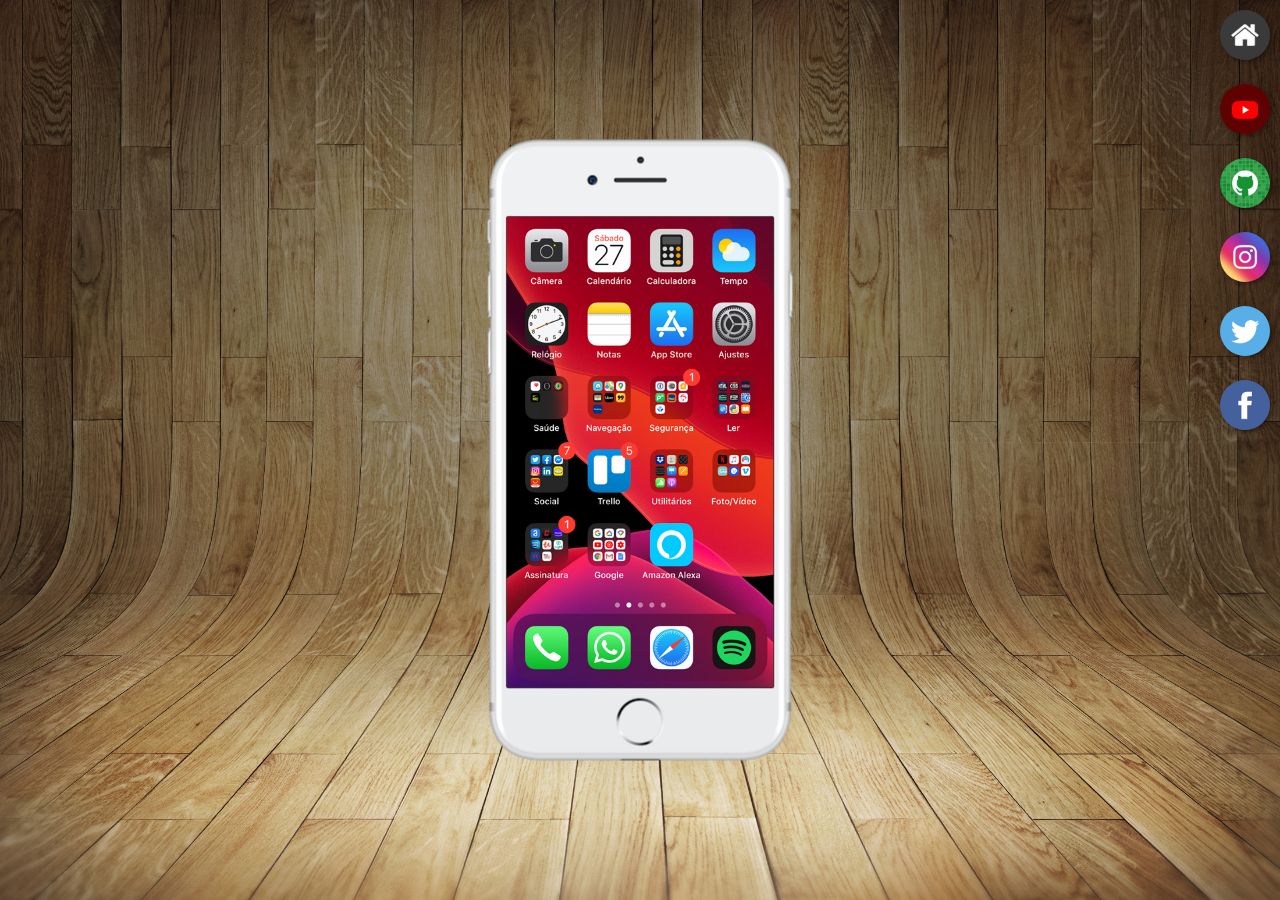
<file: index.html>
<!DOCTYPE html>
<html lang="pt-br">
<head>
  <meta charset="UTF-8">
  <meta http-equiv="X-UA-Compatible" content="IE=edge">
  <meta name="viewport" content="width=device-width, initial-scale=1.0">
  <title>Projeto Redes Sociais</title>
  <link rel="shortcut icon" href="imagens/favicon.png" type="image/x-icon">
  <link rel="stylesheet" href="estilos/style.css">
</head>
<body>
  <main>
    <section id="telefone">
      <iframe src="home.html" name="tela" id="tela" frameborder="0">
        Seu navegador não é compatível com isso...
      </iframe>
    </section>
    <section id="redes-sociais">
      <a href="home.html" target="tela"><img src="imagens/logo-home.jpg" alt=""></a><br>
      <a href="youtube.html" target="tela"><img src="imagens/logo-youtube.jpg" alt=""></a><br>
      <a href="github.html" target="tela"><img src="imagens/logo-github.jpg" alt=""></a><br>
      <a href="instagram.html" target="tela"><img src="imagens/logo-instagram.jpg" alt=""></a><br>
      <a href="twitter.html" target="tela"><img src="imagens/logo-twitter.jpg" alt=""></a><br>
      <a href="facebook.html" target="tela"><img src="imagens/logo-facebook.jpg" alt=""></a>
    </section>
  </main>
</body>
</html>
</file>
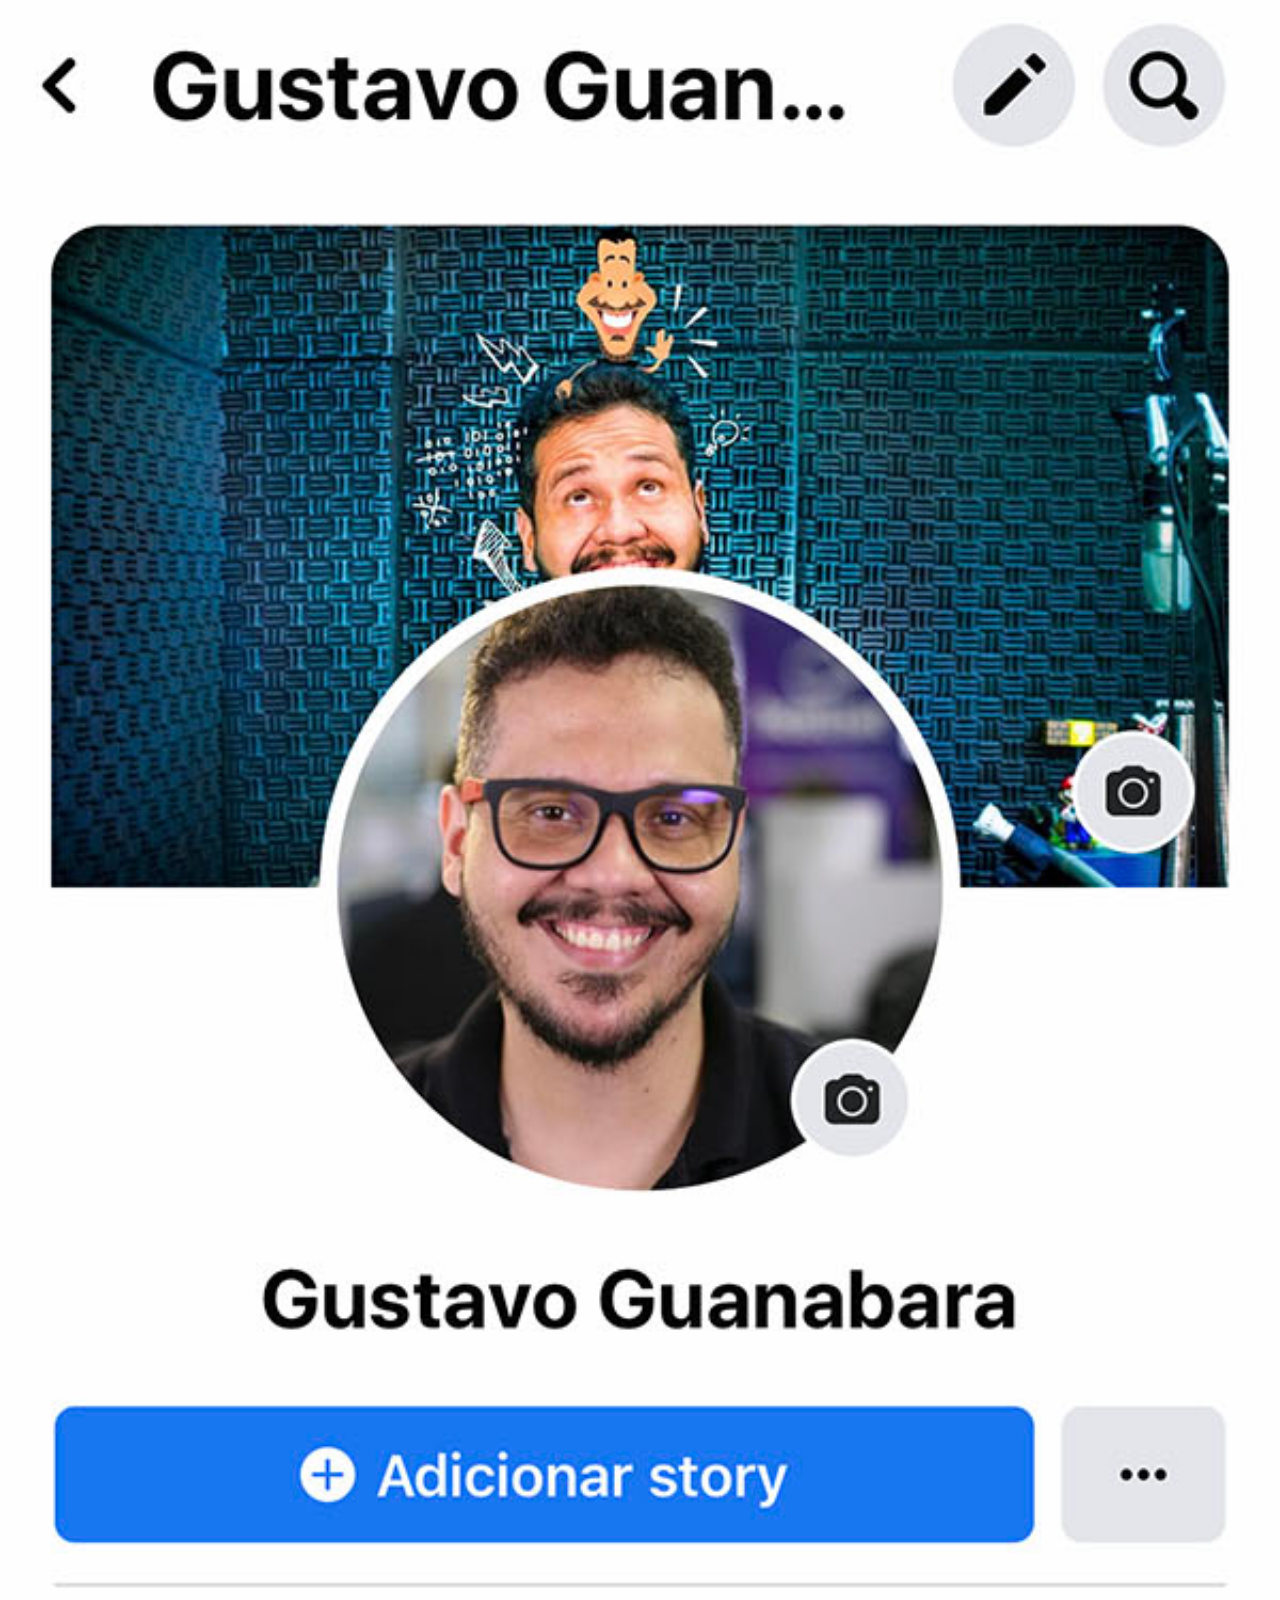
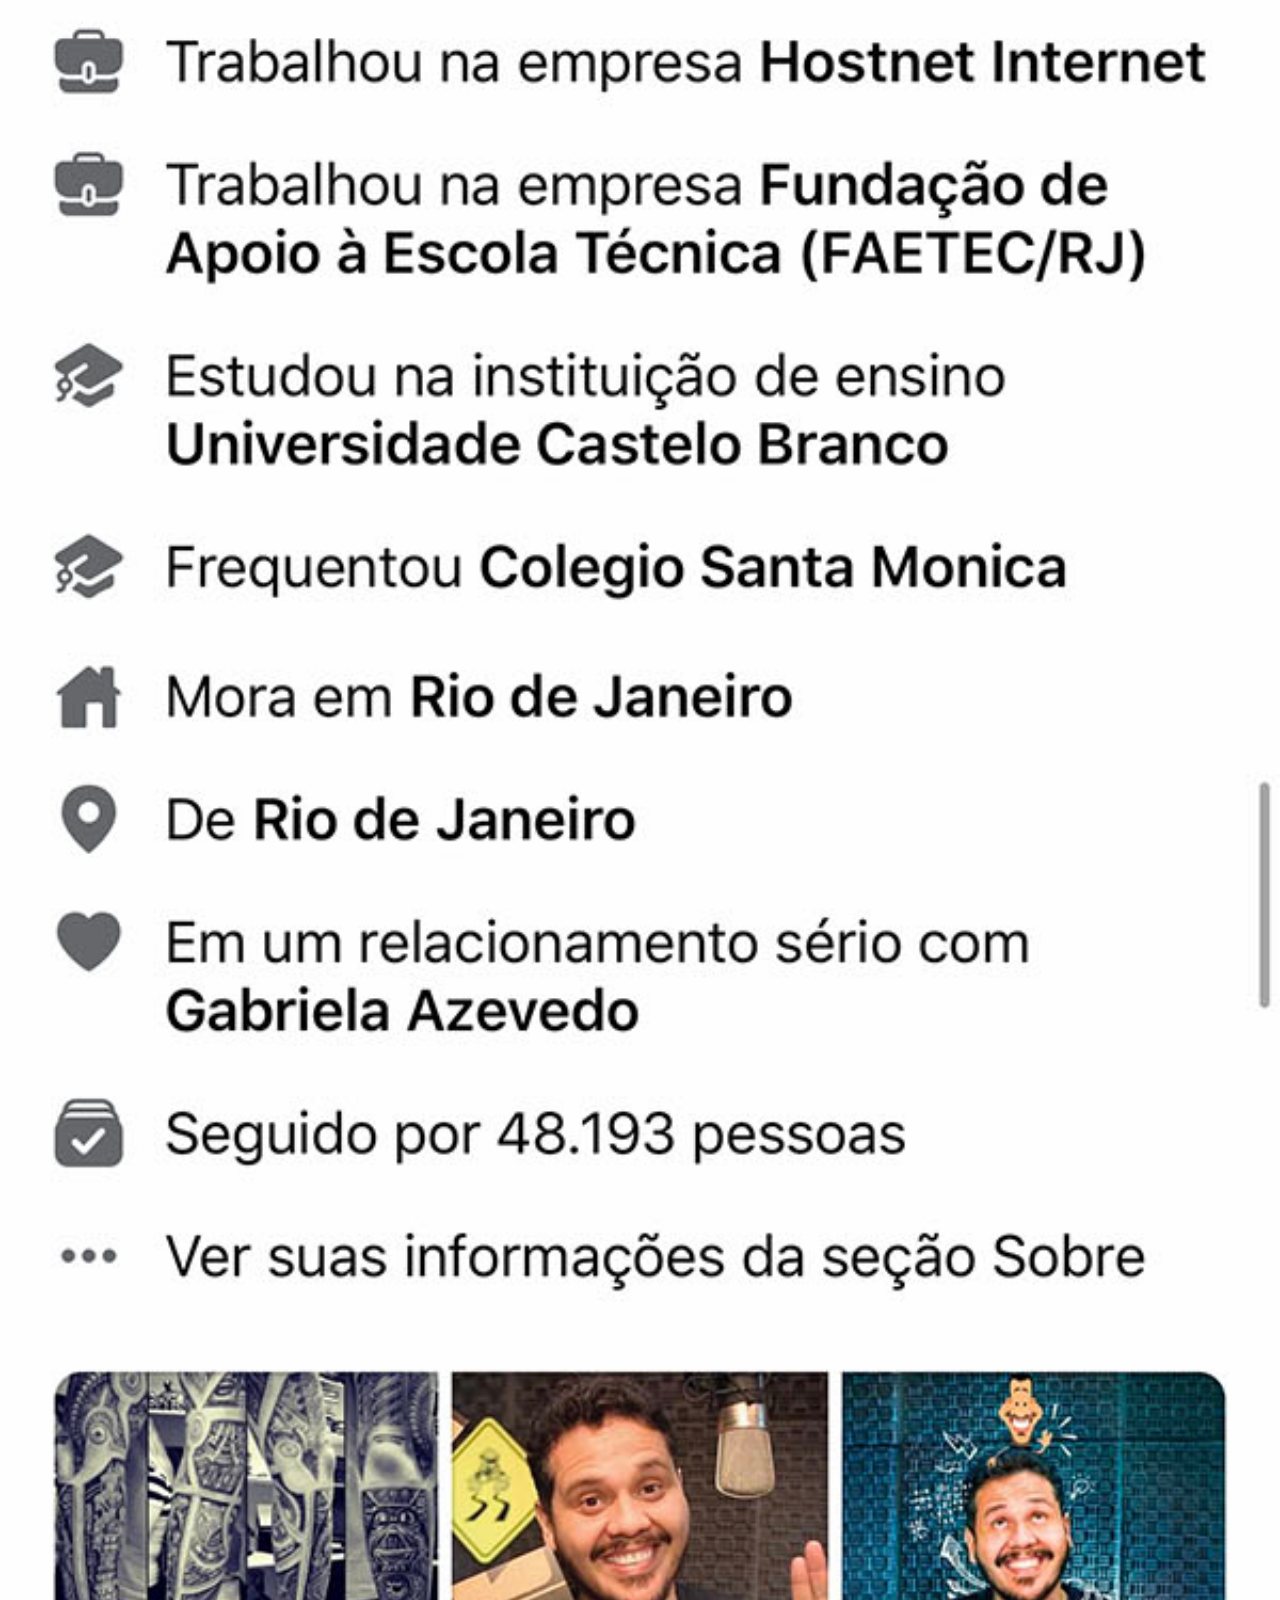
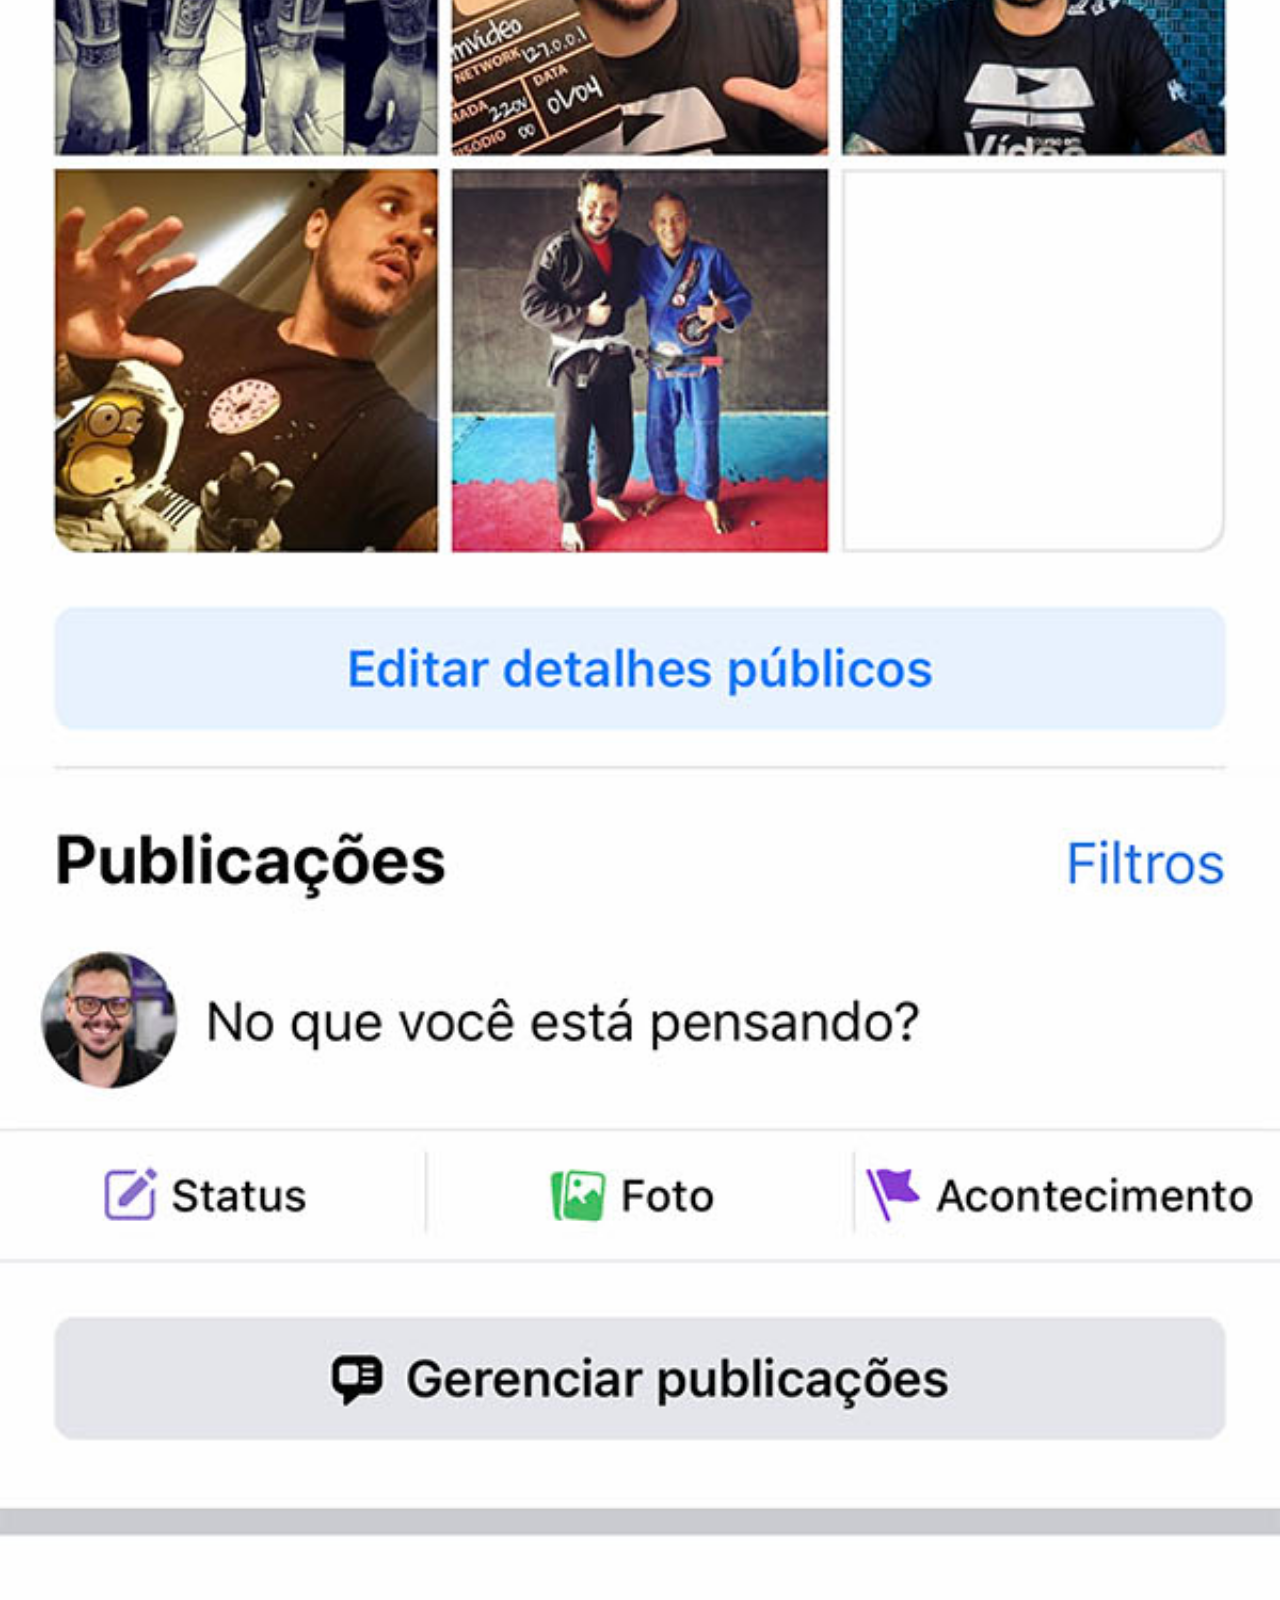
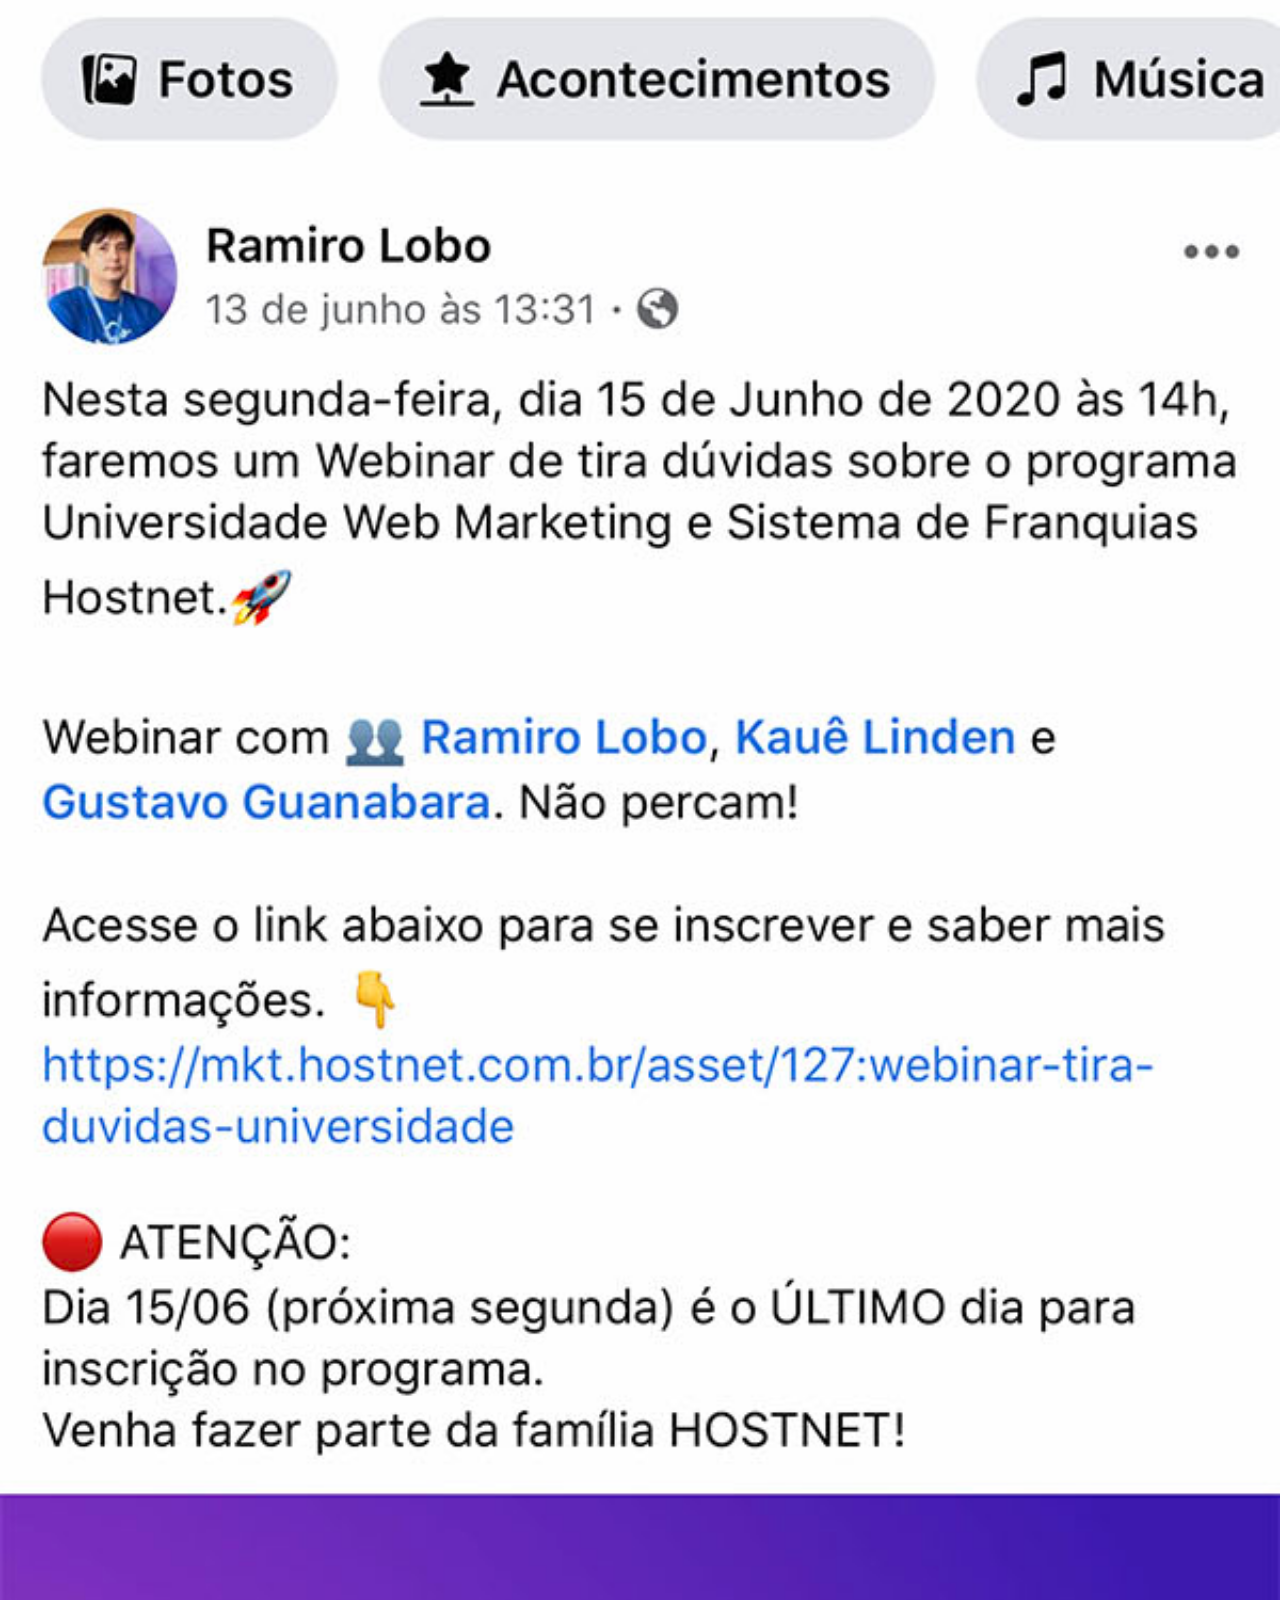
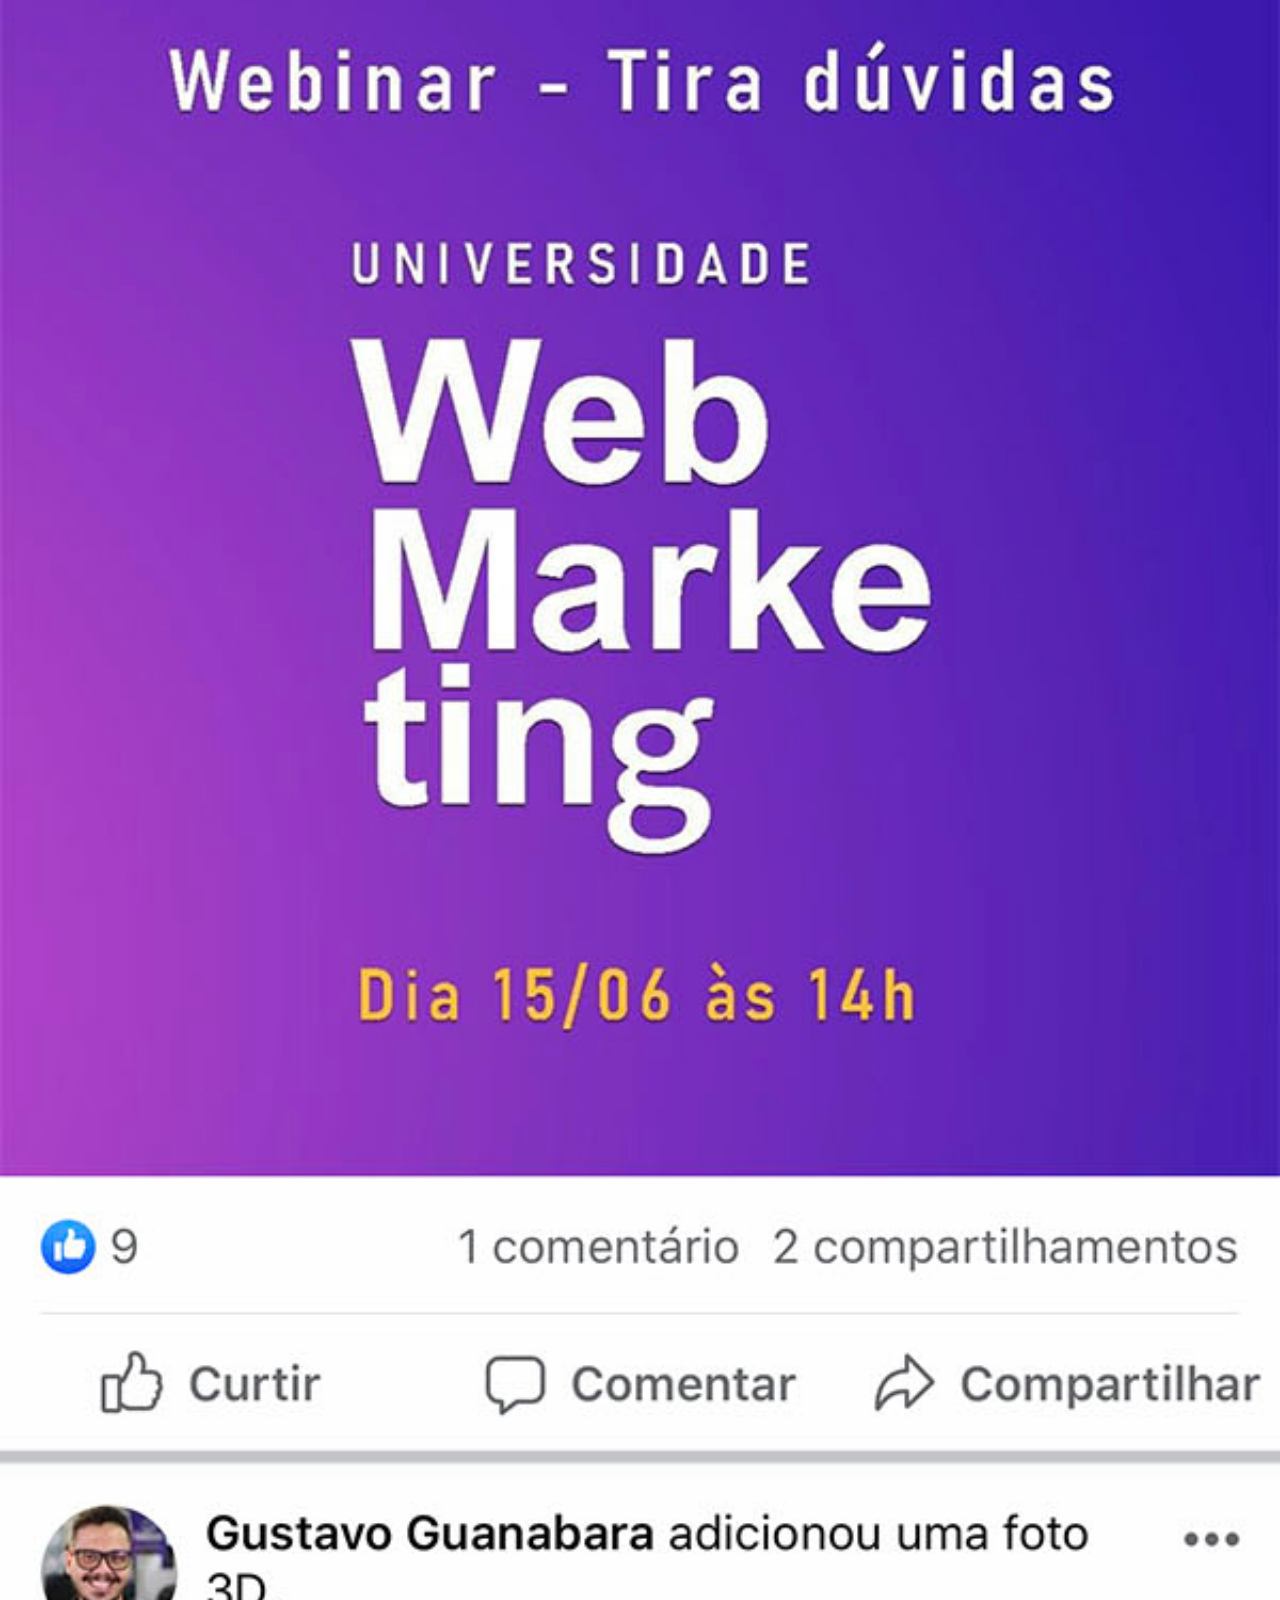
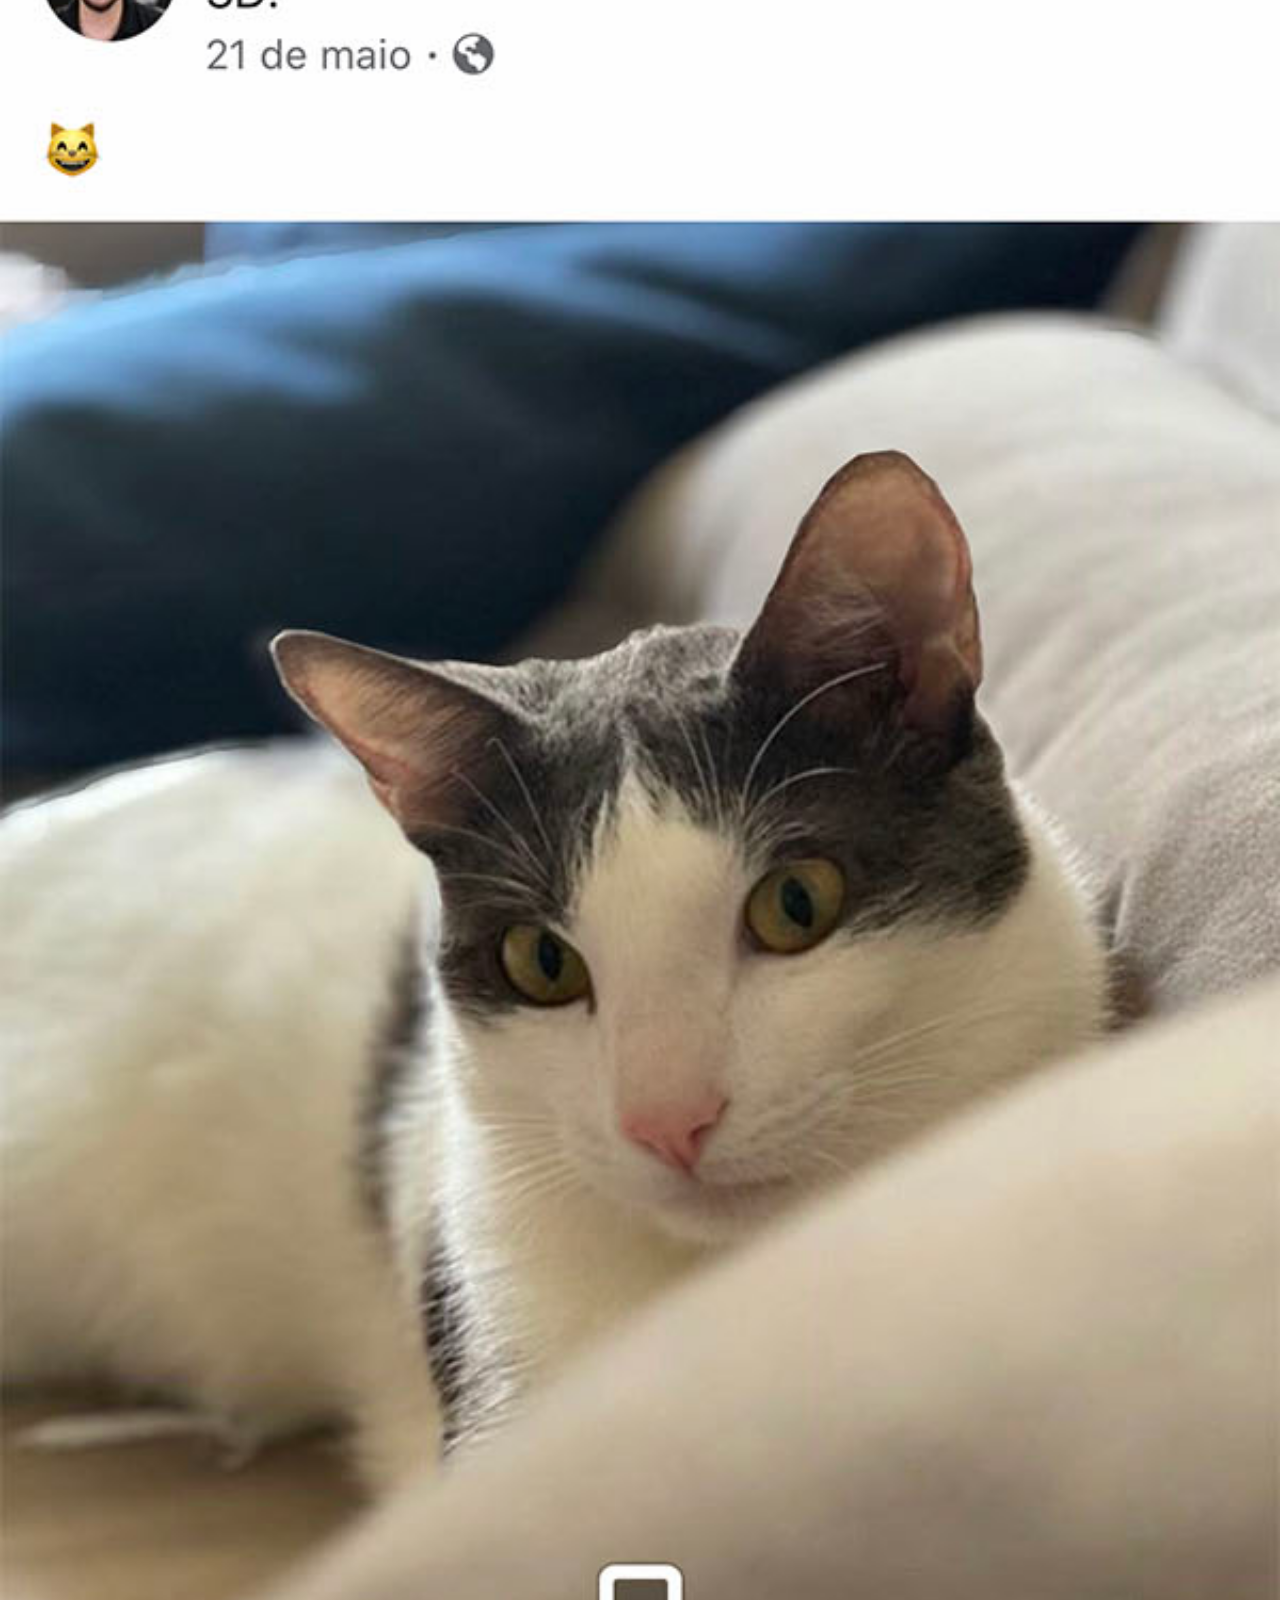
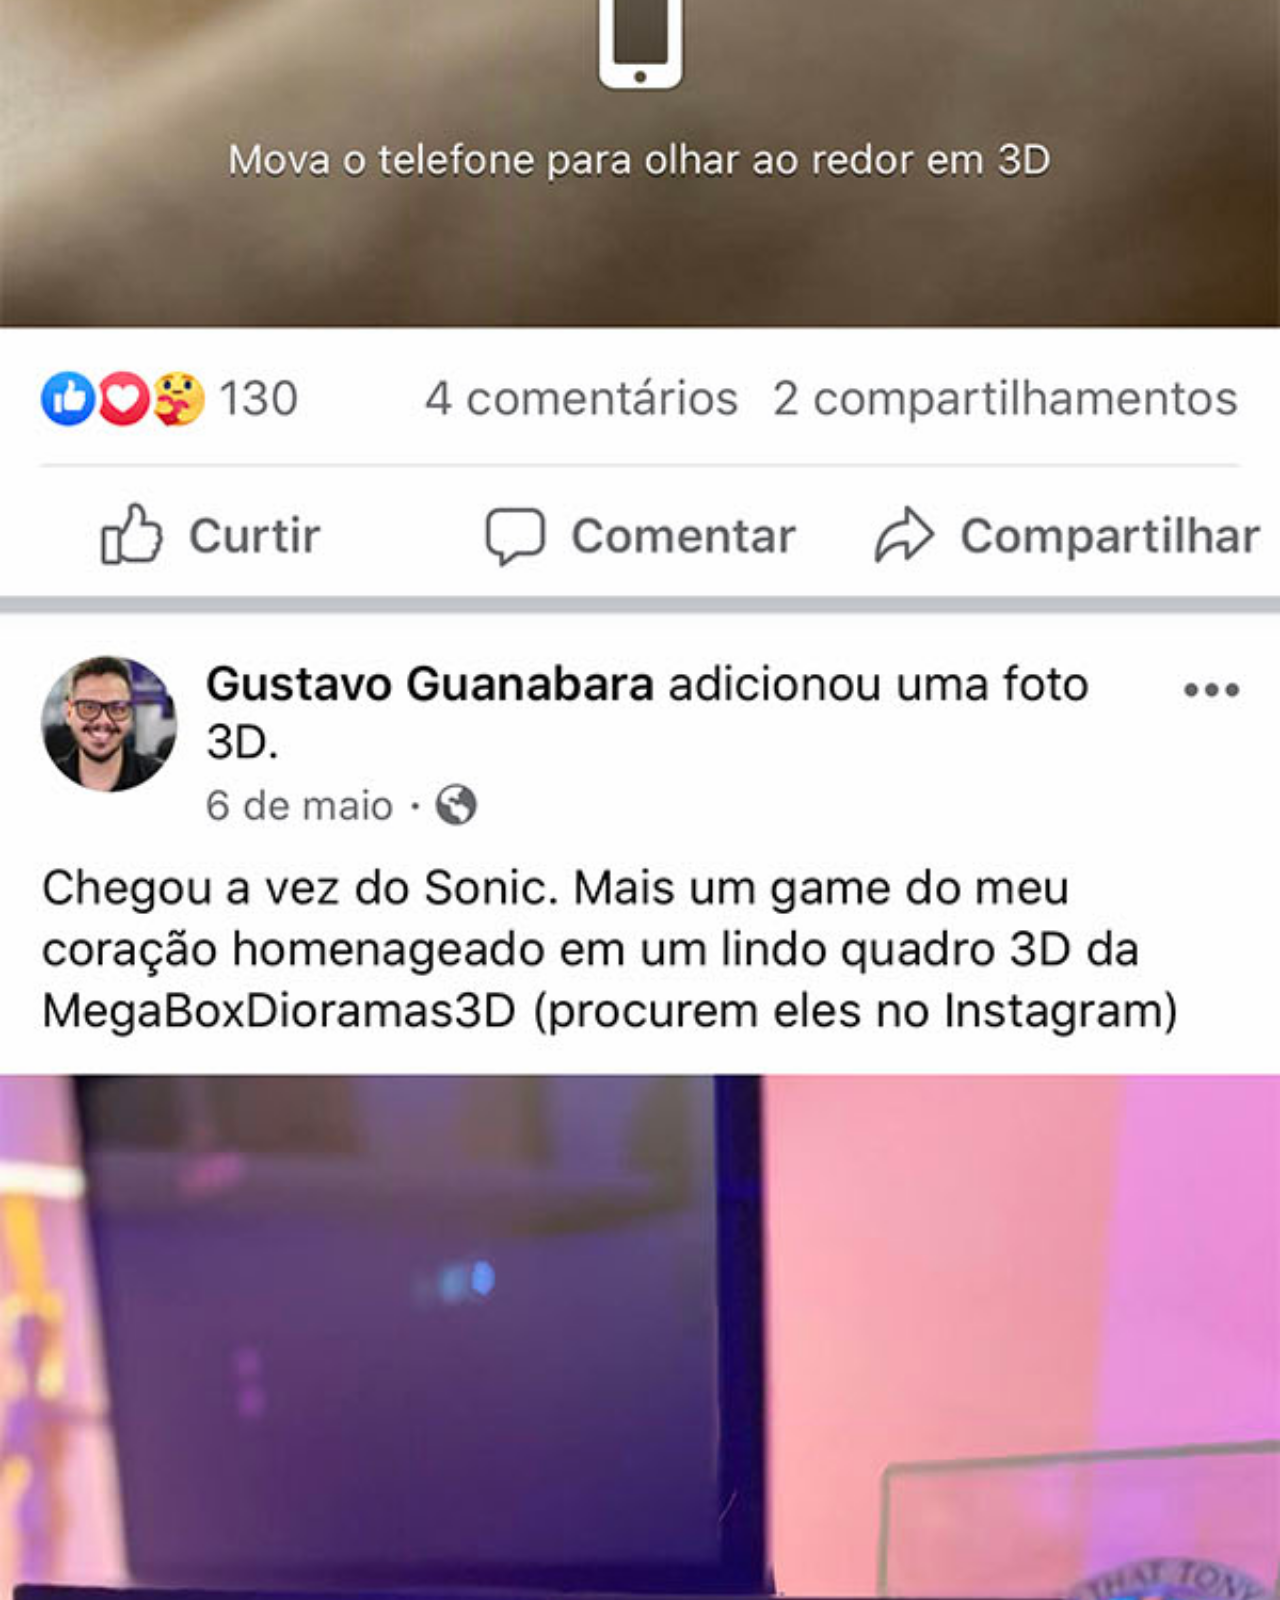
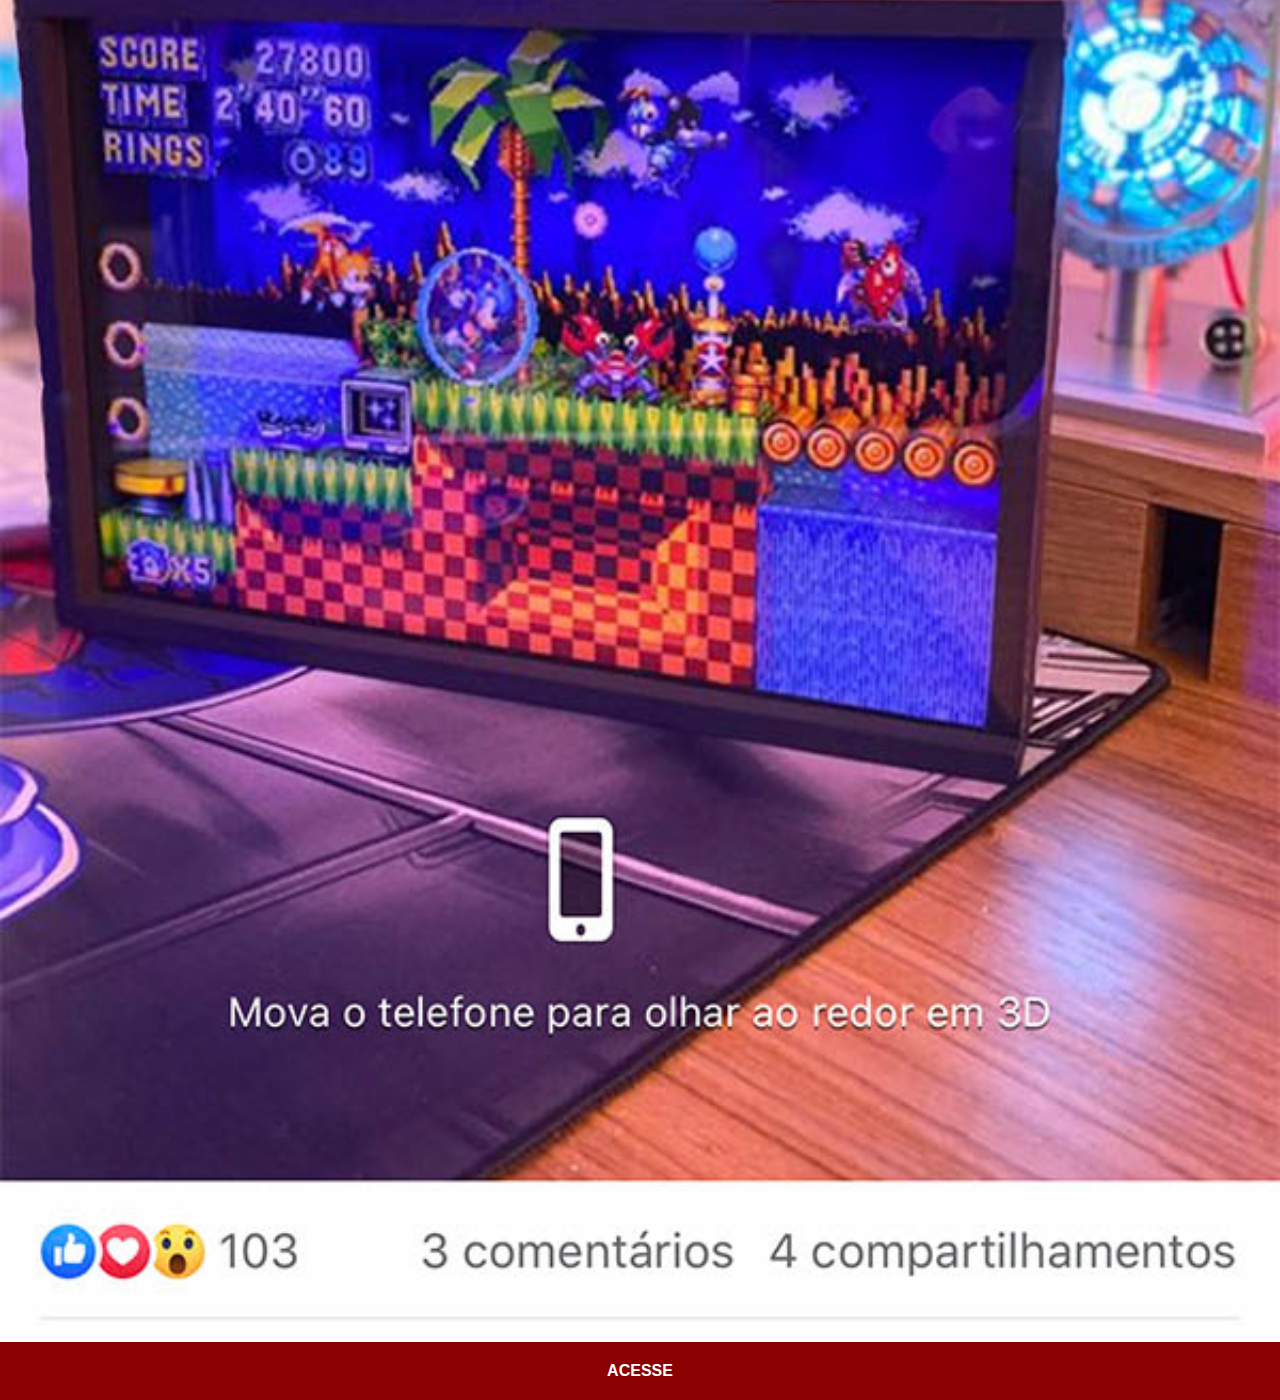
<file: facebook.html>
<!DOCTYPE html>
<html lang="pt-br">
<head>
  <meta charset="UTF-8">
  <meta http-equiv="X-UA-Compatible" content="IE=edge">
  <meta name="viewport" content="width=device-width, initial-scale=1.0">
  <title>Facebook</title>
  <link rel="stylesheet" href="estilos/social.css">
</head>
<body>
  <img src="imagens/tela-facebook.jpg" alt="Facebook">
  <a href="https://www.facebook.com/gustavoguanabara/" target="_blank">ACESSE</a>
</body>
</html>
</file>
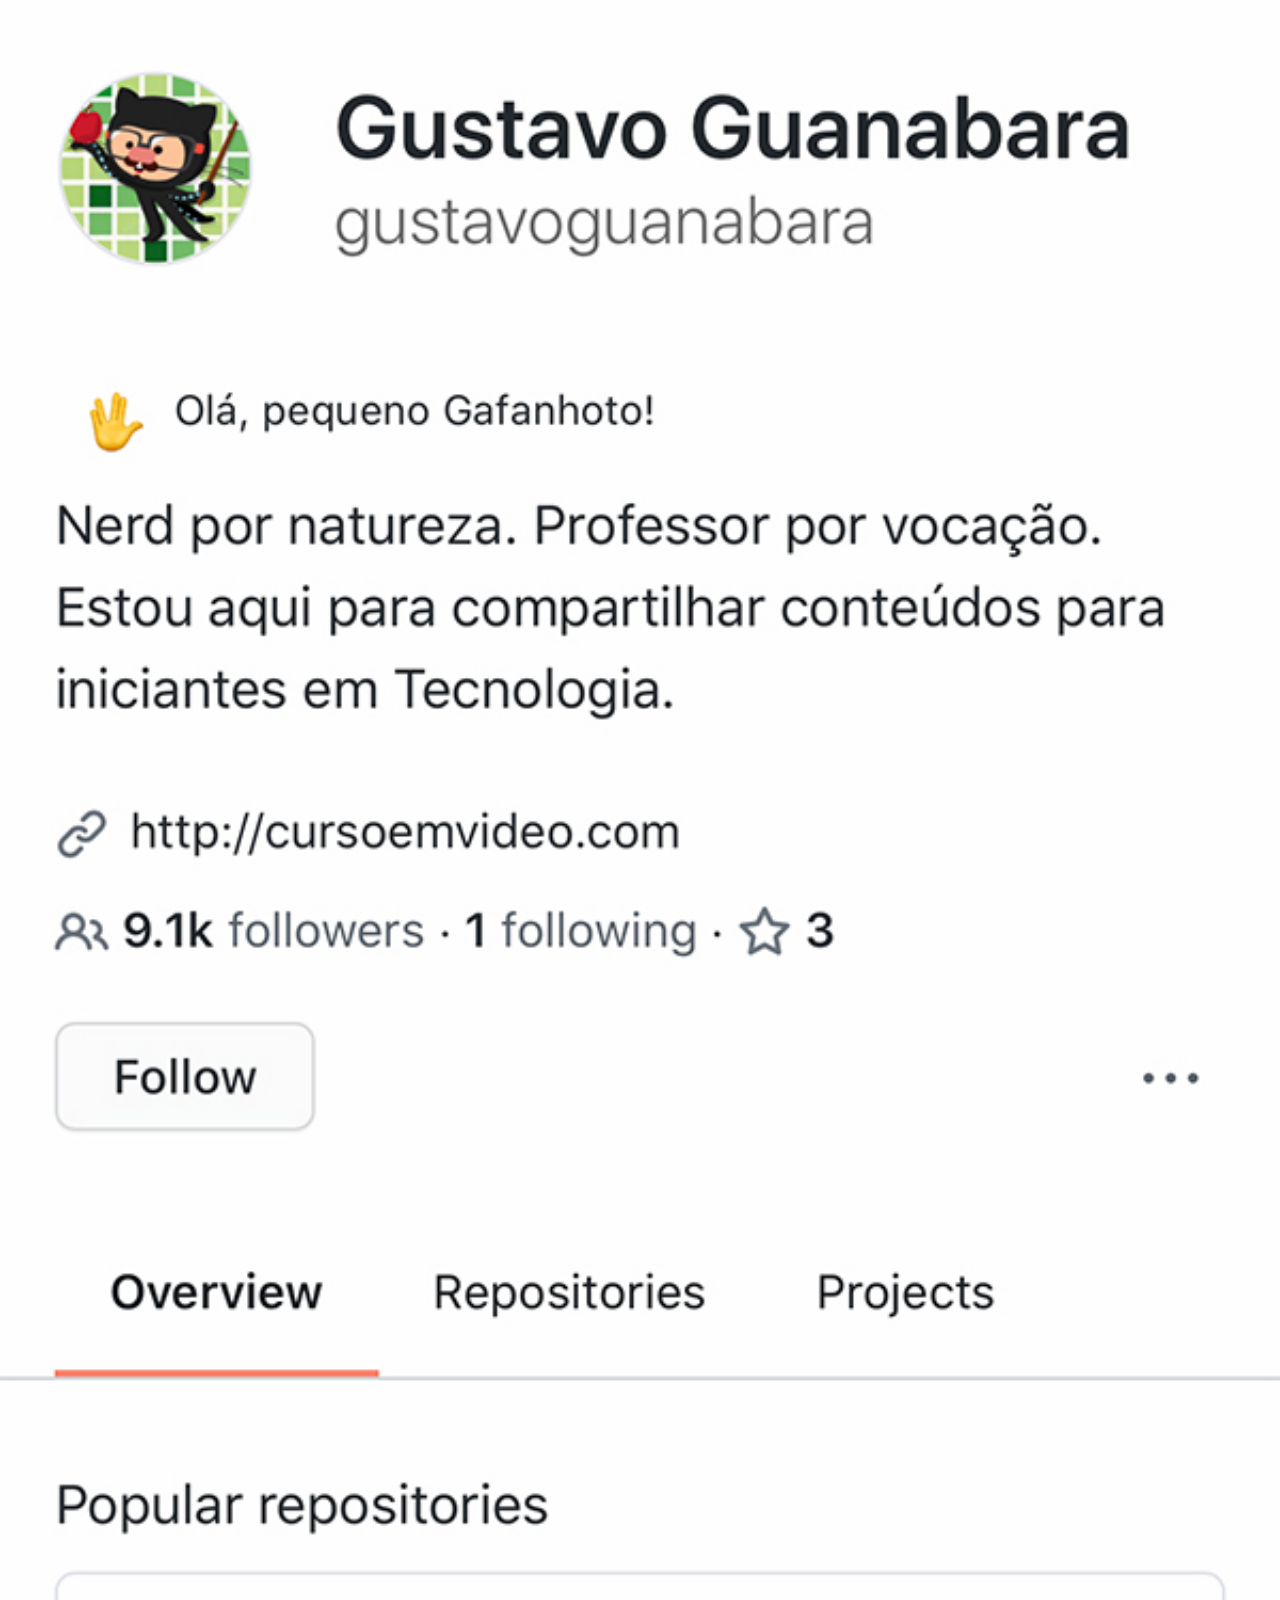
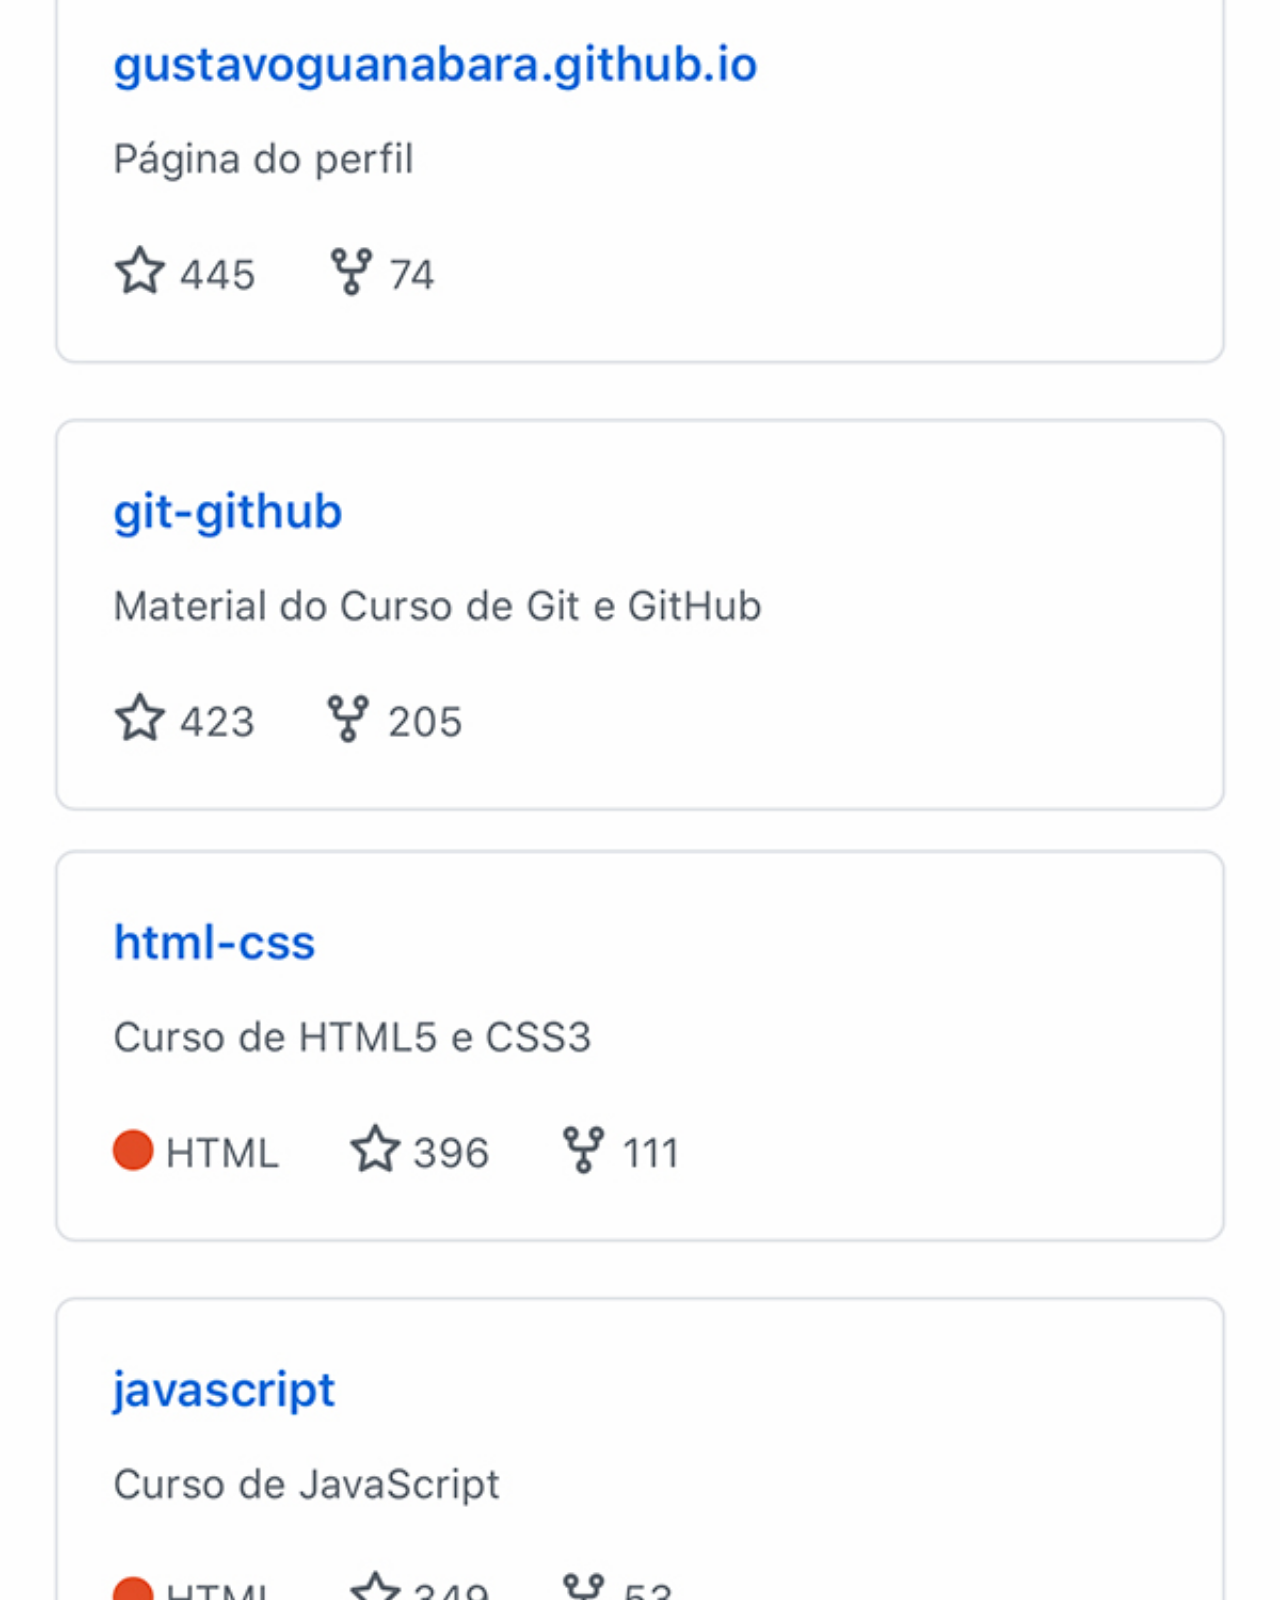
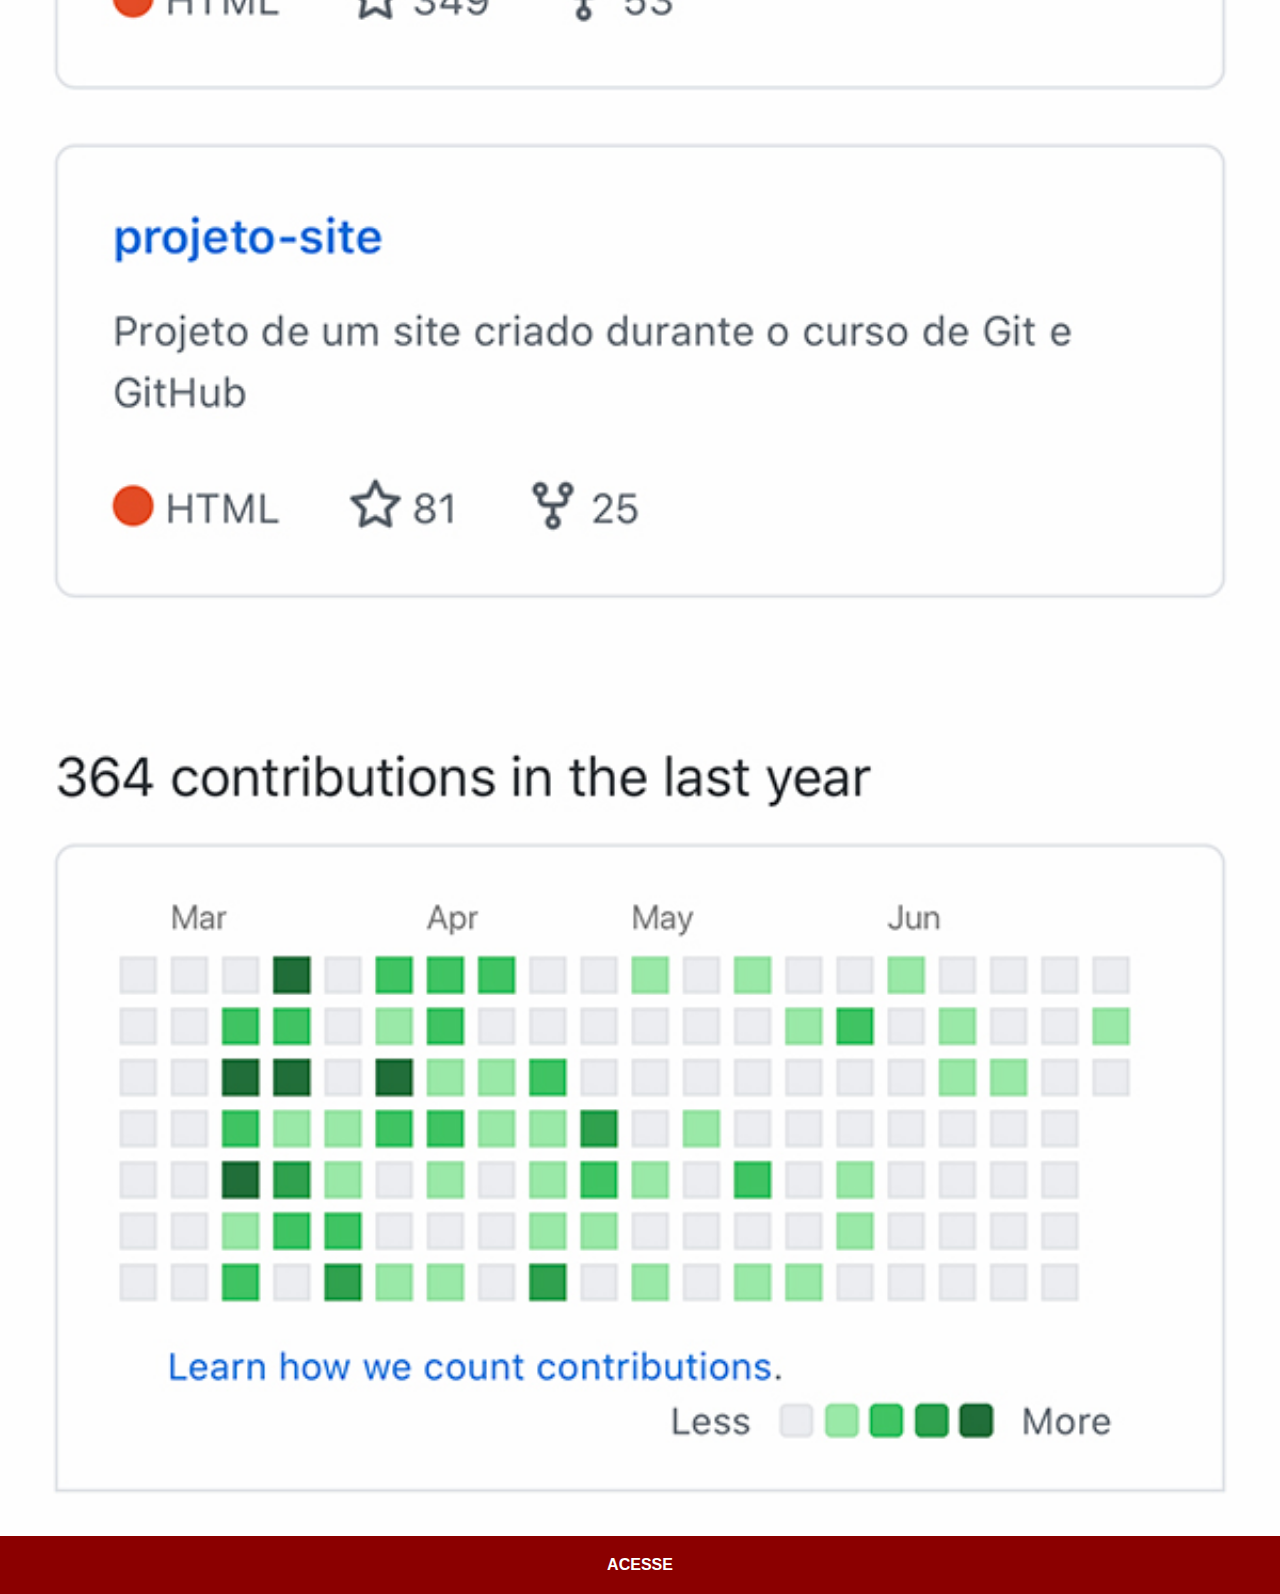
<file: github.html>
<!DOCTYPE html>
<html lang="pt-br">
<head>
  <meta charset="UTF-8">
  <meta http-equiv="X-UA-Compatible" content="IE=edge">
  <meta name="viewport" content="width=device-width, initial-scale=1.0">
  <title>GitHub</title>
  <link rel="stylesheet" href="estilos/social.css">
</head>
<body>
  <img src="imagens/tela-github.jpg" alt="GitHub">
  <a href="https://github.com/gustavoguanabara" target="_blank">ACESSE</a>
</body>
</html>
</file>
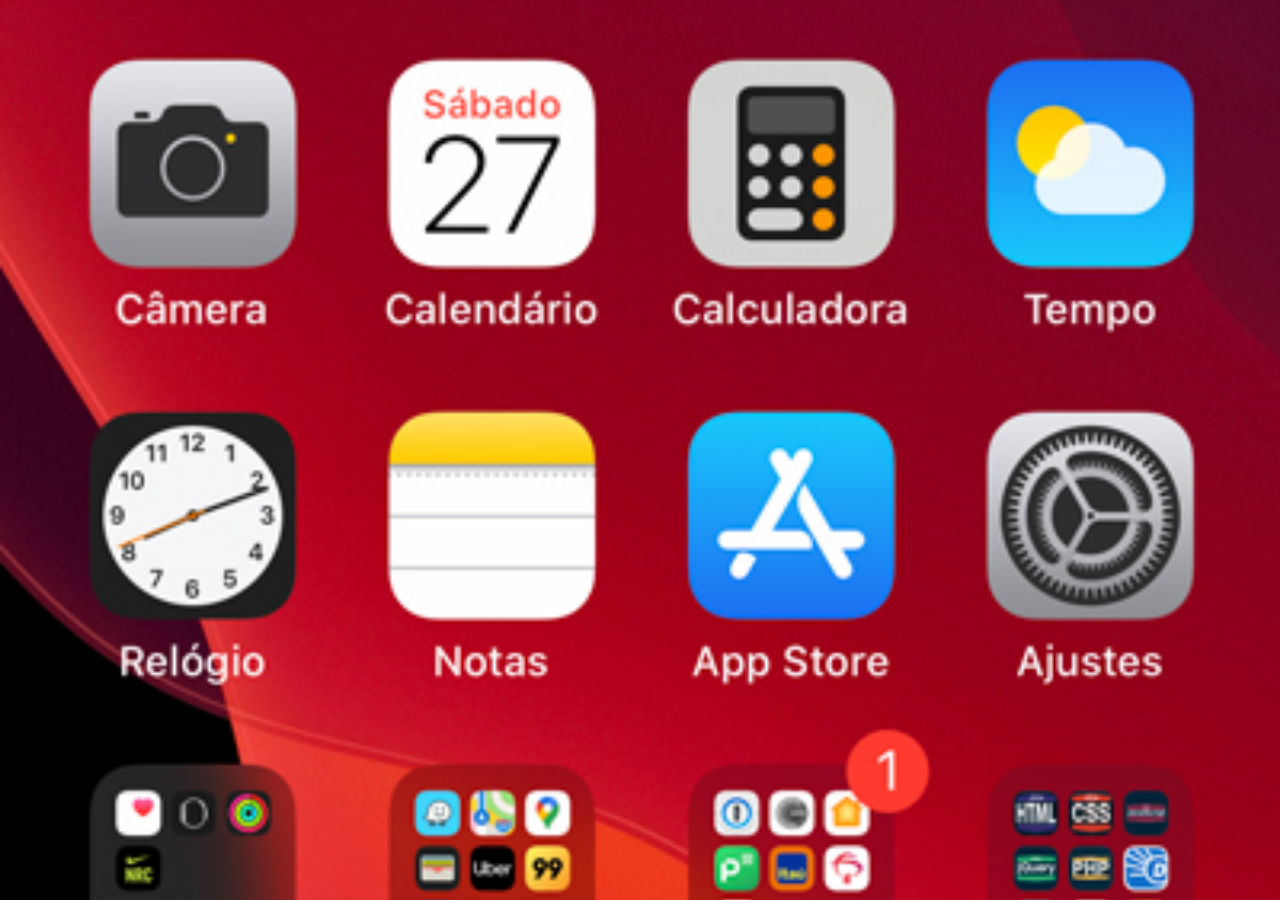
<file: home.html>
<!DOCTYPE html>
<html lang="pt-br">
<head>
  <meta charset="UTF-8">
  <meta http-equiv="X-UA-Compatible" content="IE=edge">
  <meta name="viewport" content="width=device-width, initial-scale=1.0">
  <title>Home</title>
  <style>
    *{
      margin: 0px;
      padding: 0px;
    }

    body{
      width: 100vw;
      height: 100vh;
      background: black url('imagens/tela-home.jpg') no-repeat top center;
      background-size: cover;
    }
  </style>
</head>
<body>
  
</body>
</html>
</file>
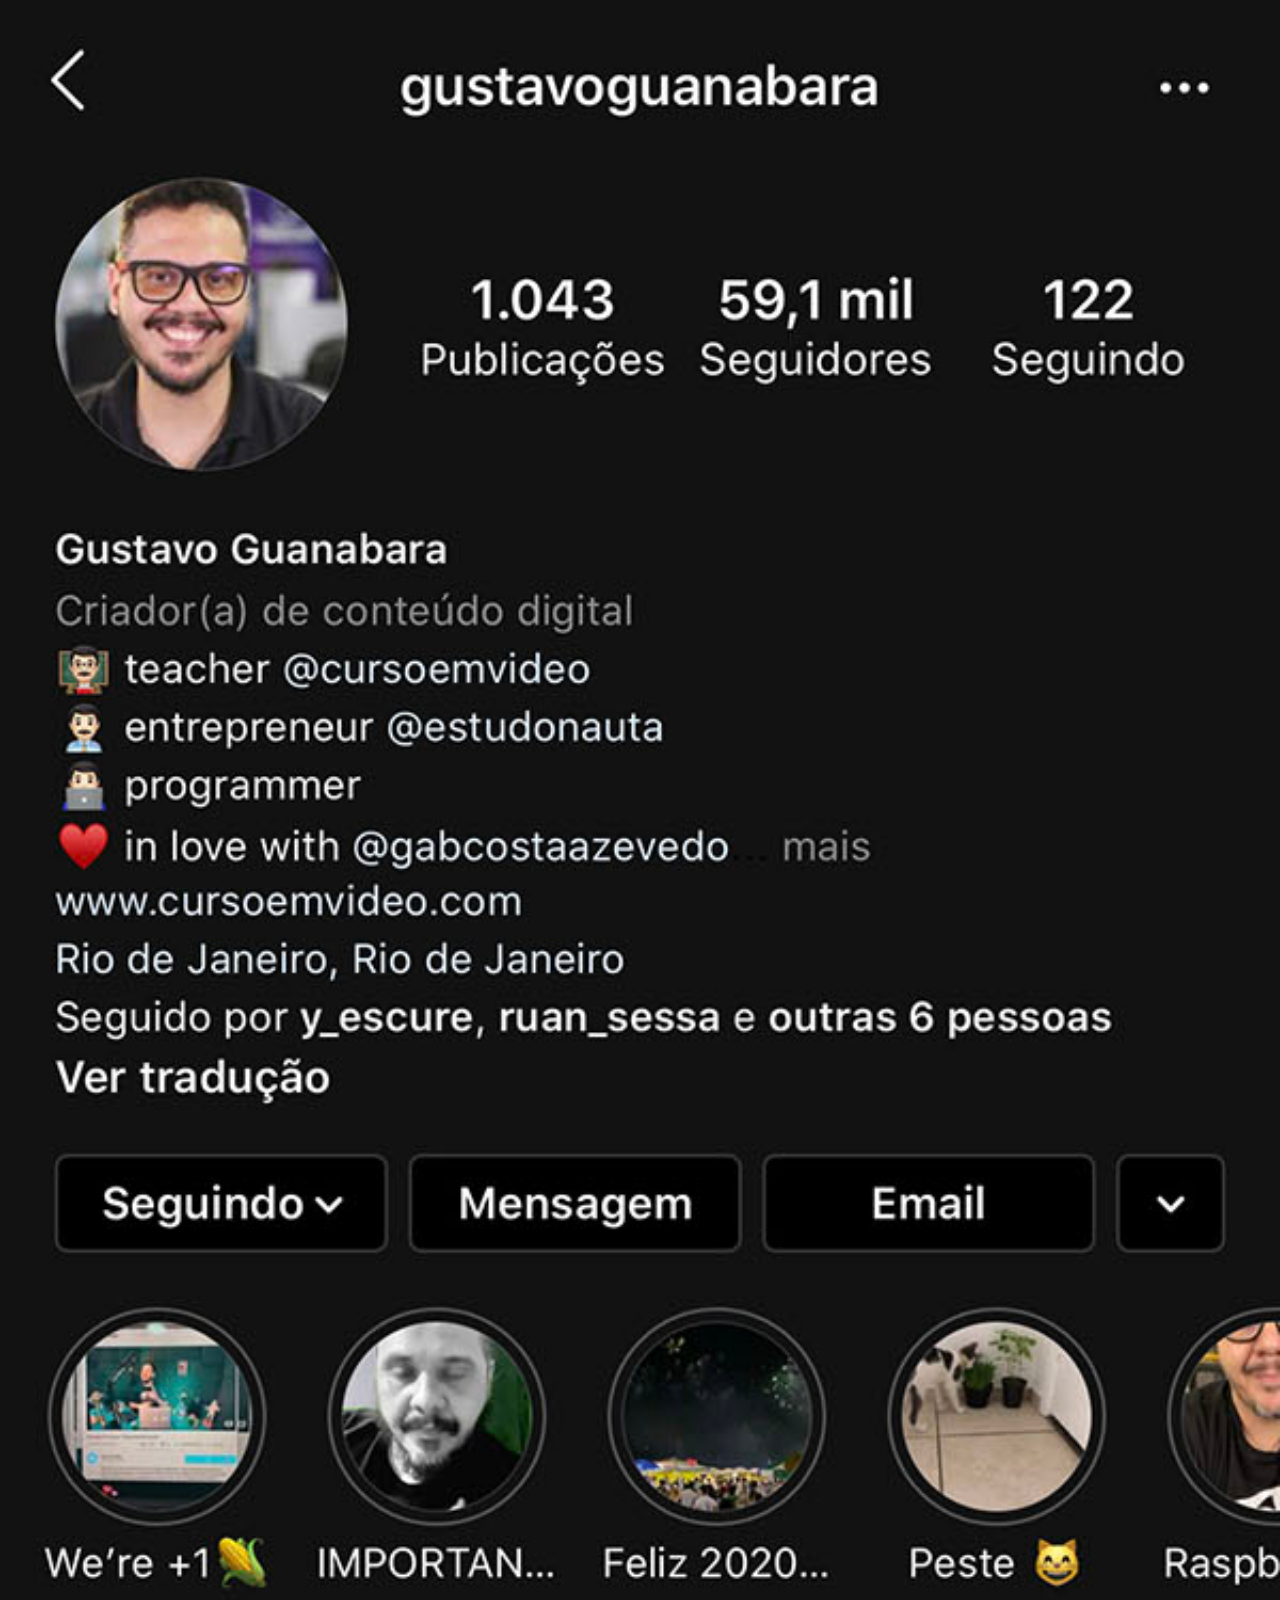
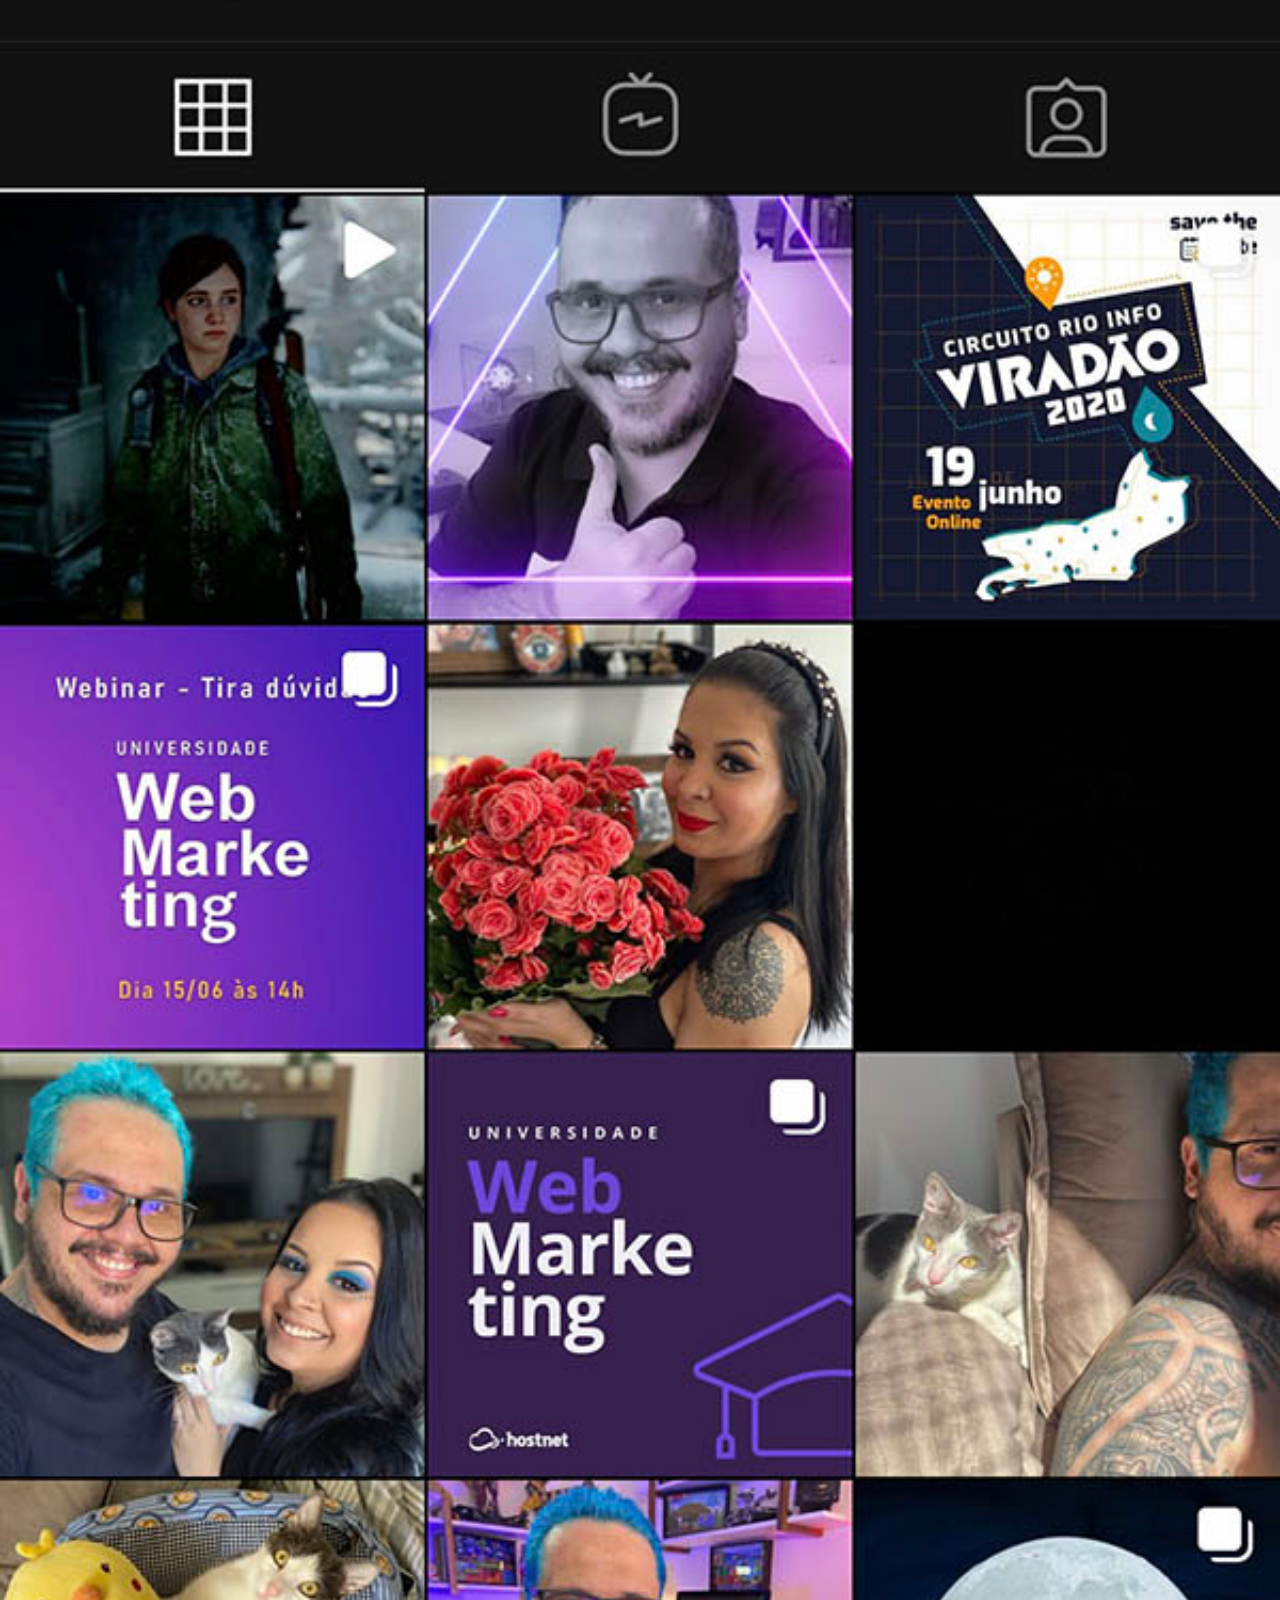
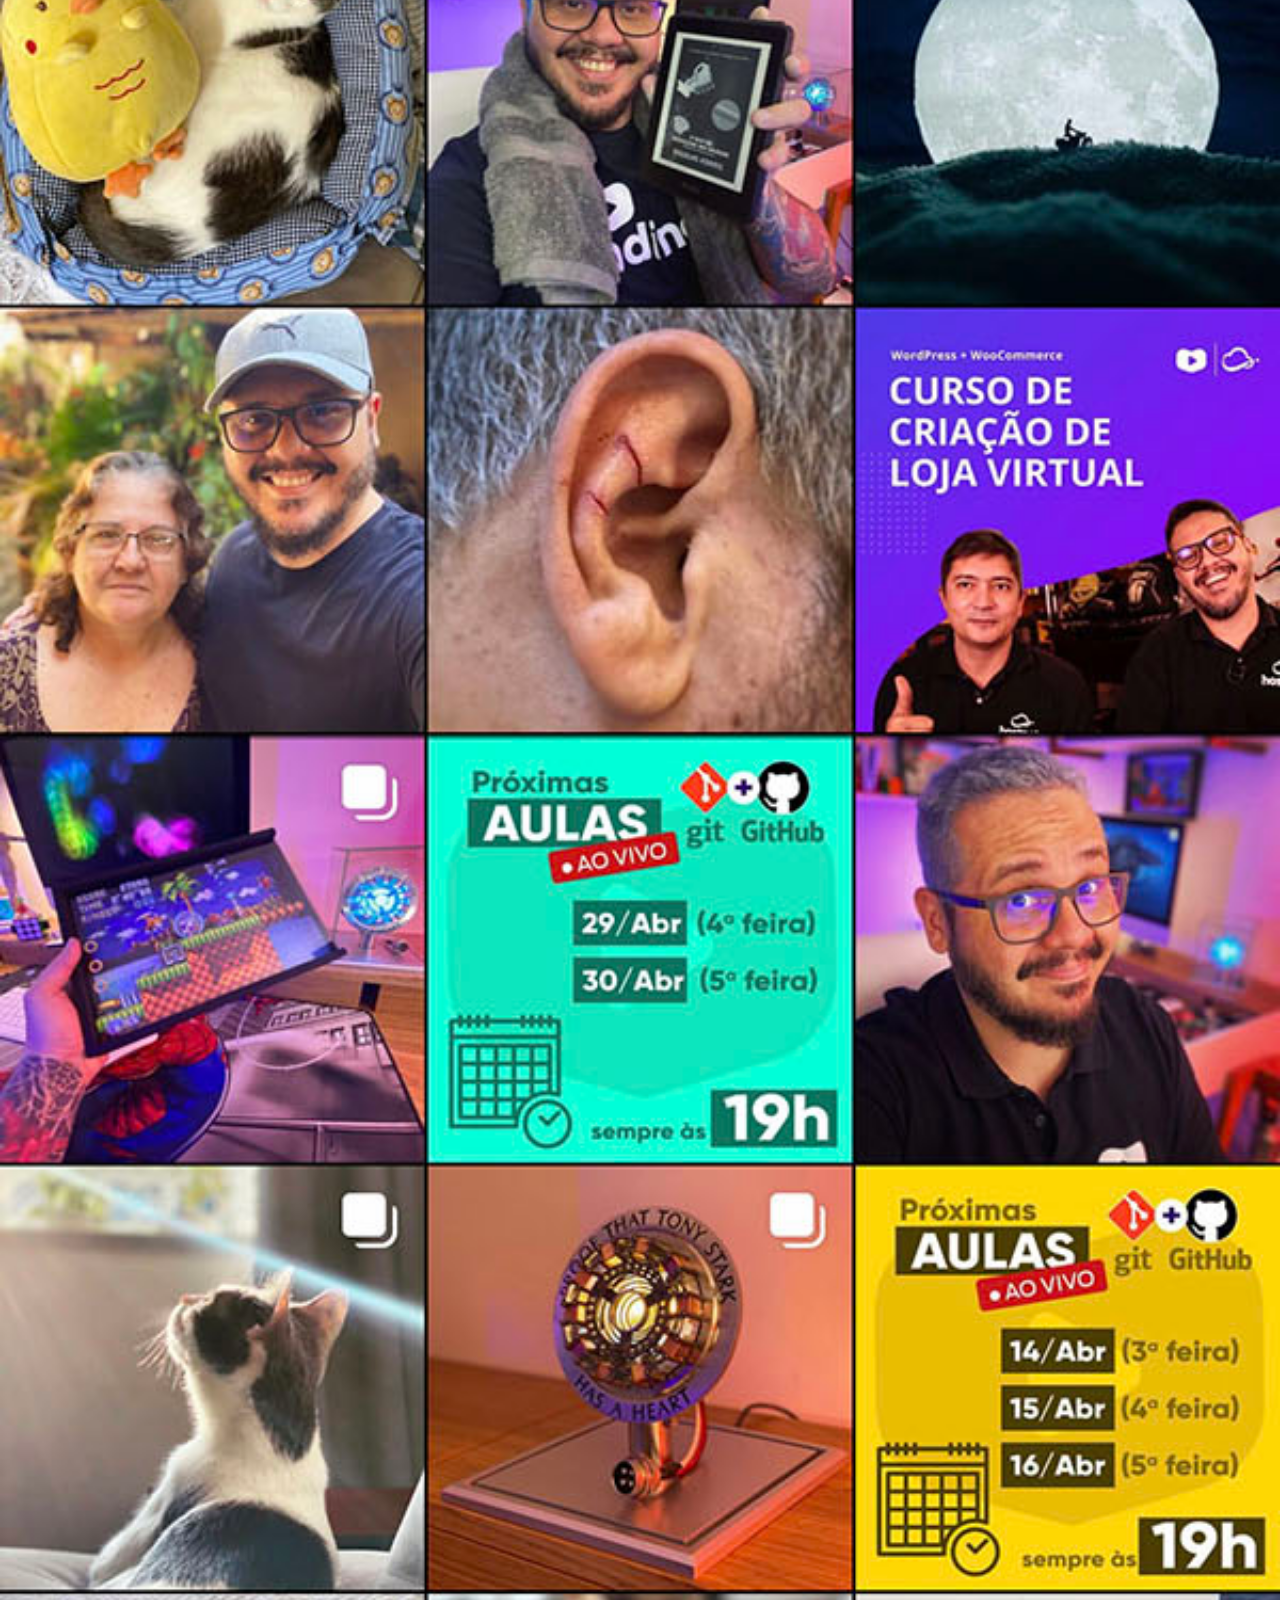
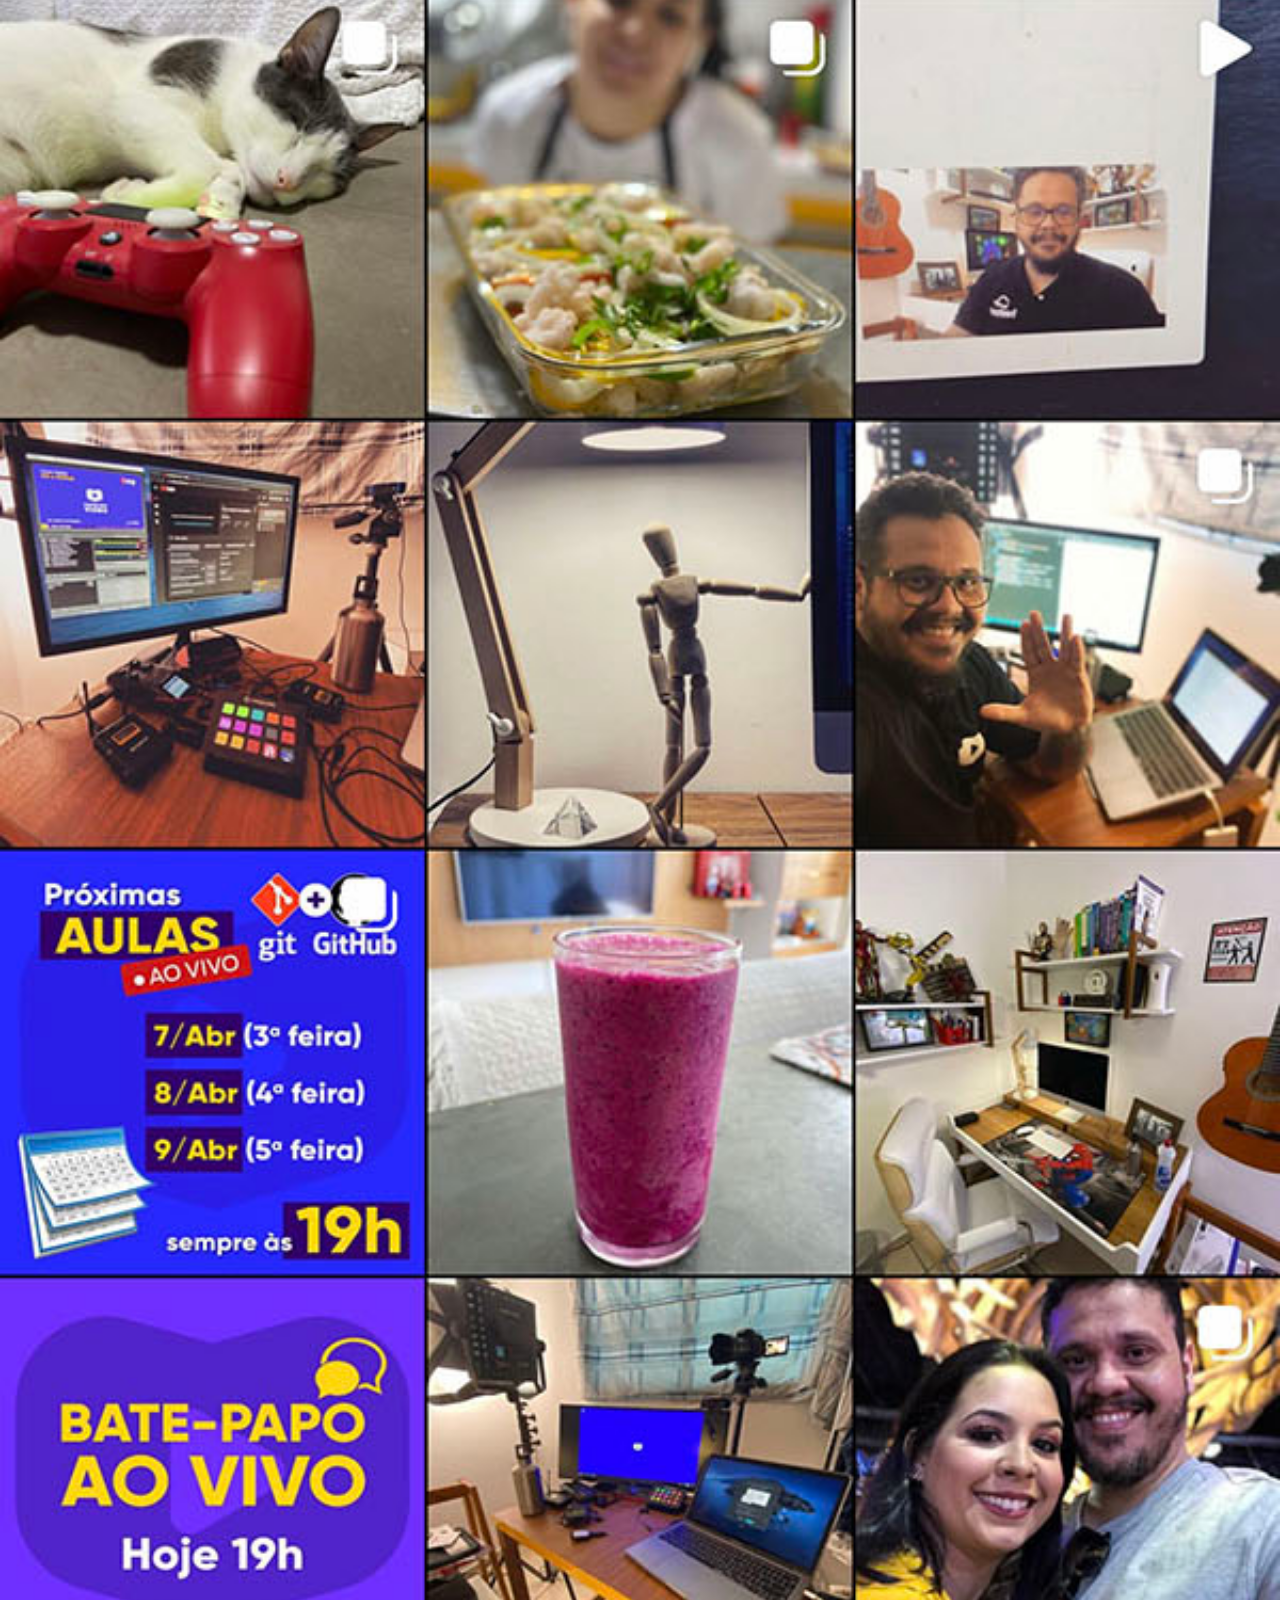
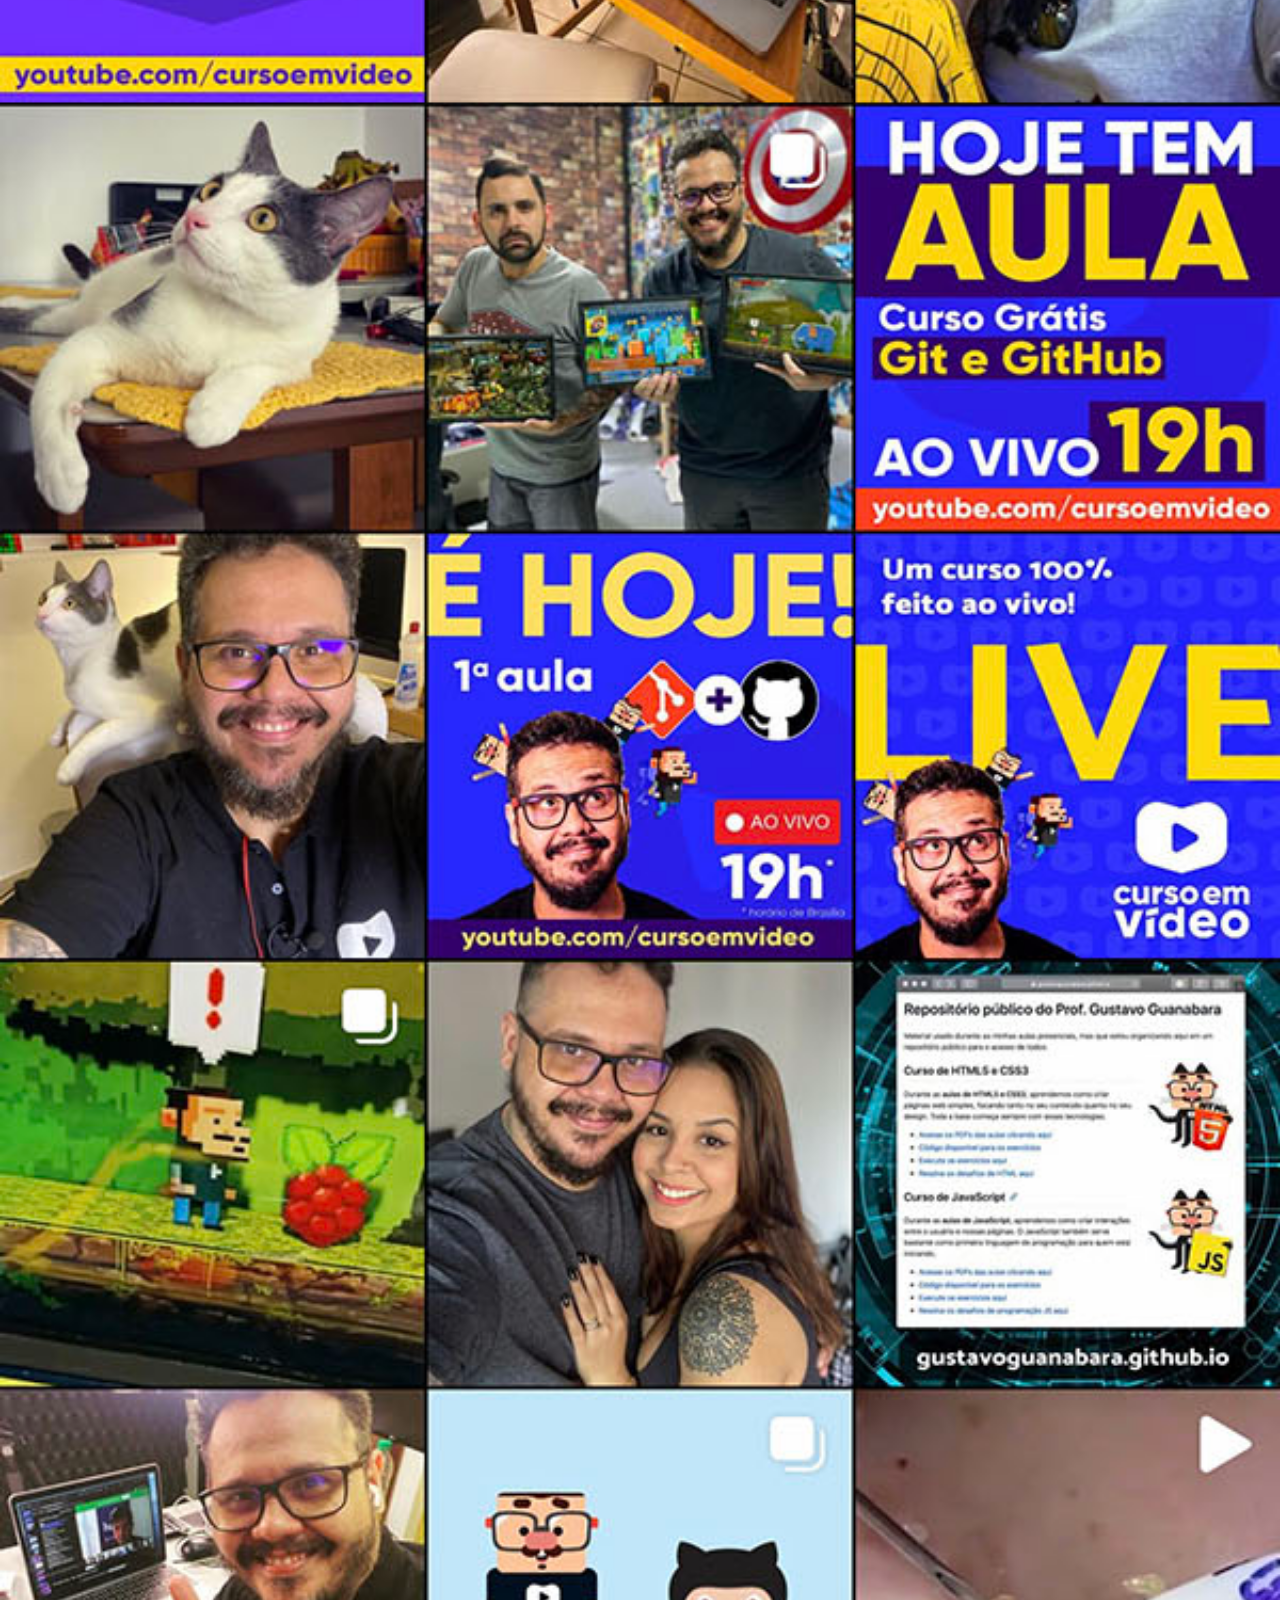
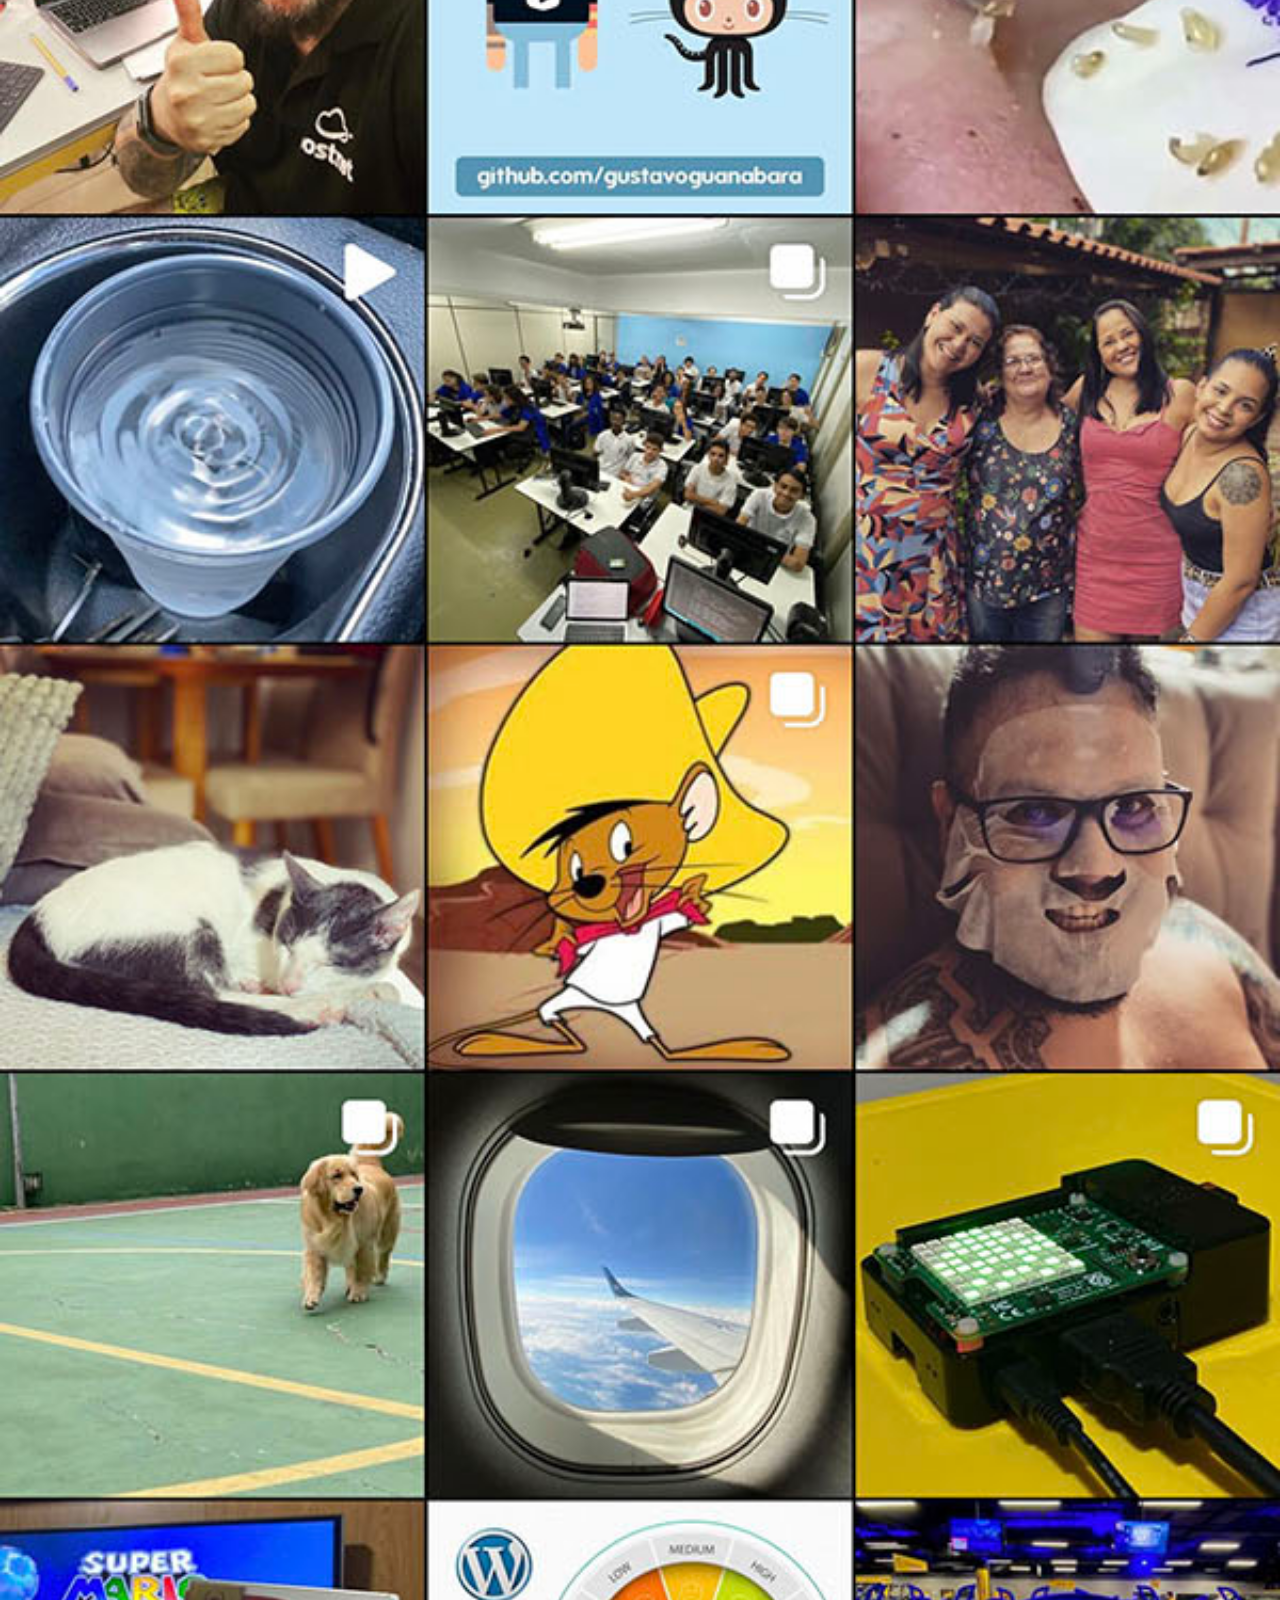
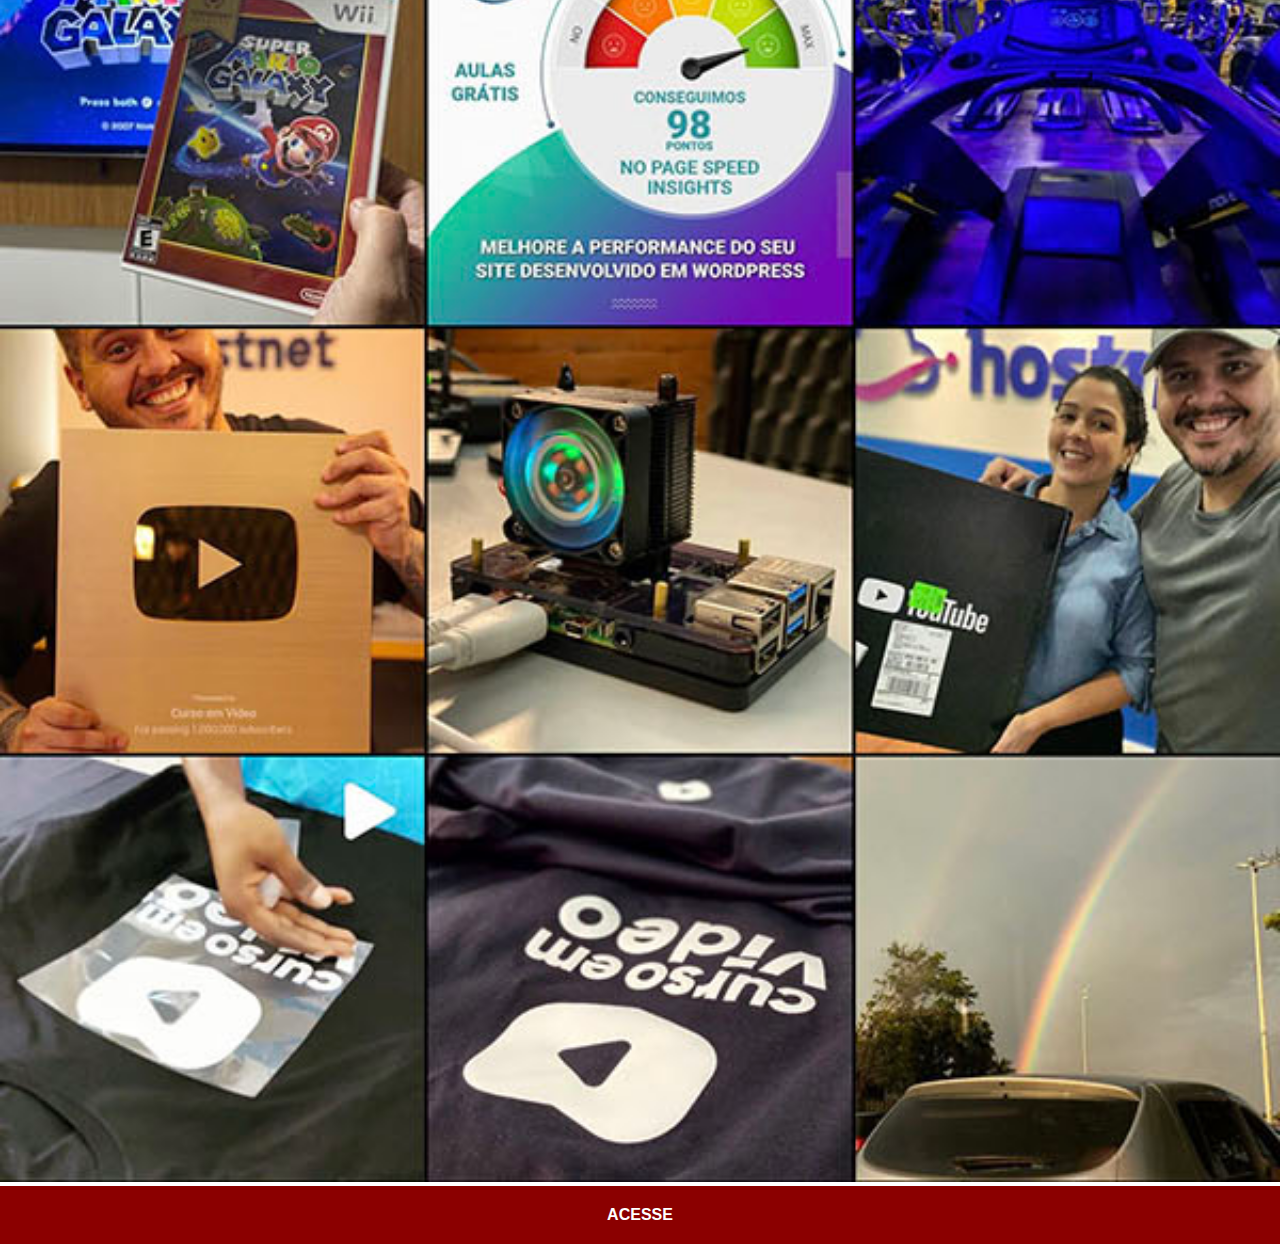
<file: instagram.html>
<!DOCTYPE html>
<html lang="pt-br">
<head>
  <meta charset="UTF-8">
  <meta http-equiv="X-UA-Compatible" content="IE=edge">
  <meta name="viewport" content="width=device-width, initial-scale=1.0">
  <title>Instagram</title>
  <link rel="stylesheet" href="estilos/social.css">
</head>
<body>
  <img src="imagens/tela-instagram.jpg" alt="Instagram">
  <a href="https://www.instagram.com/gustavoguanabara/" target="_blank">ACESSE</a>
</body>
</html>
</file>
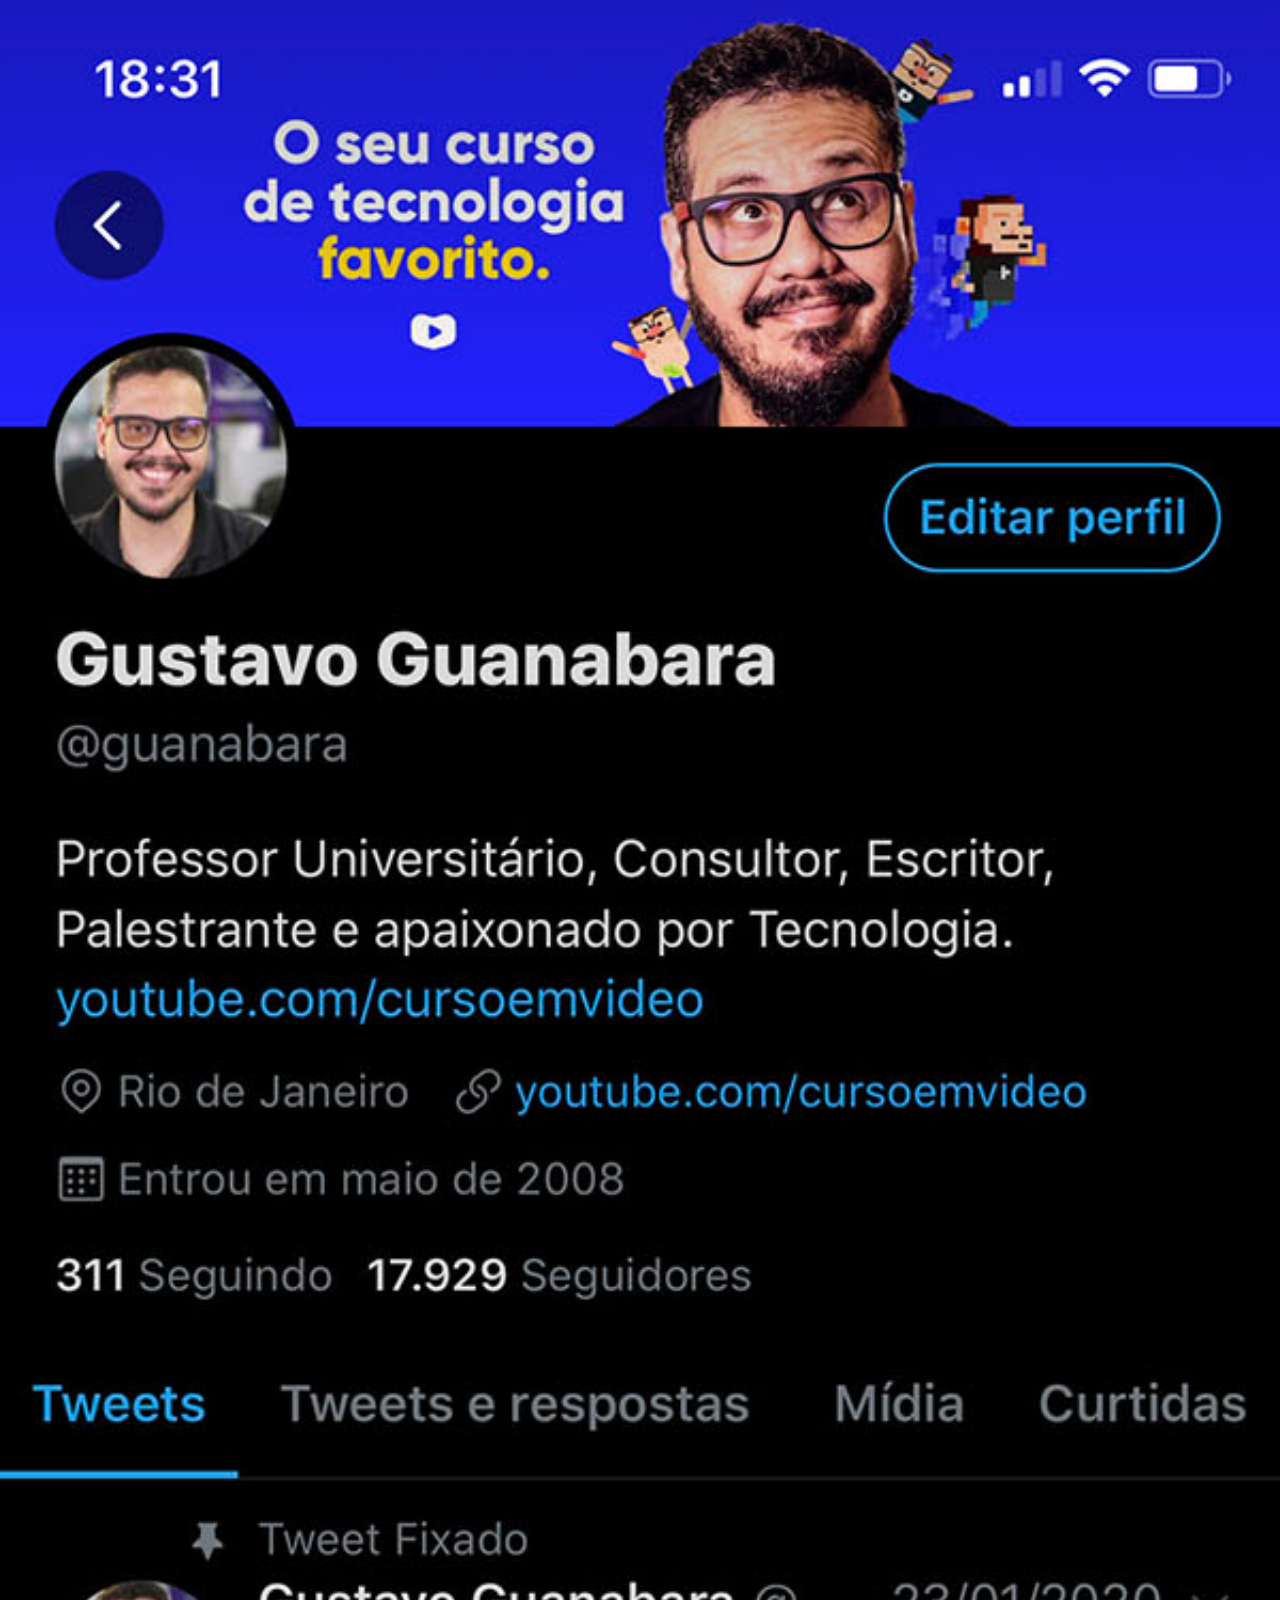
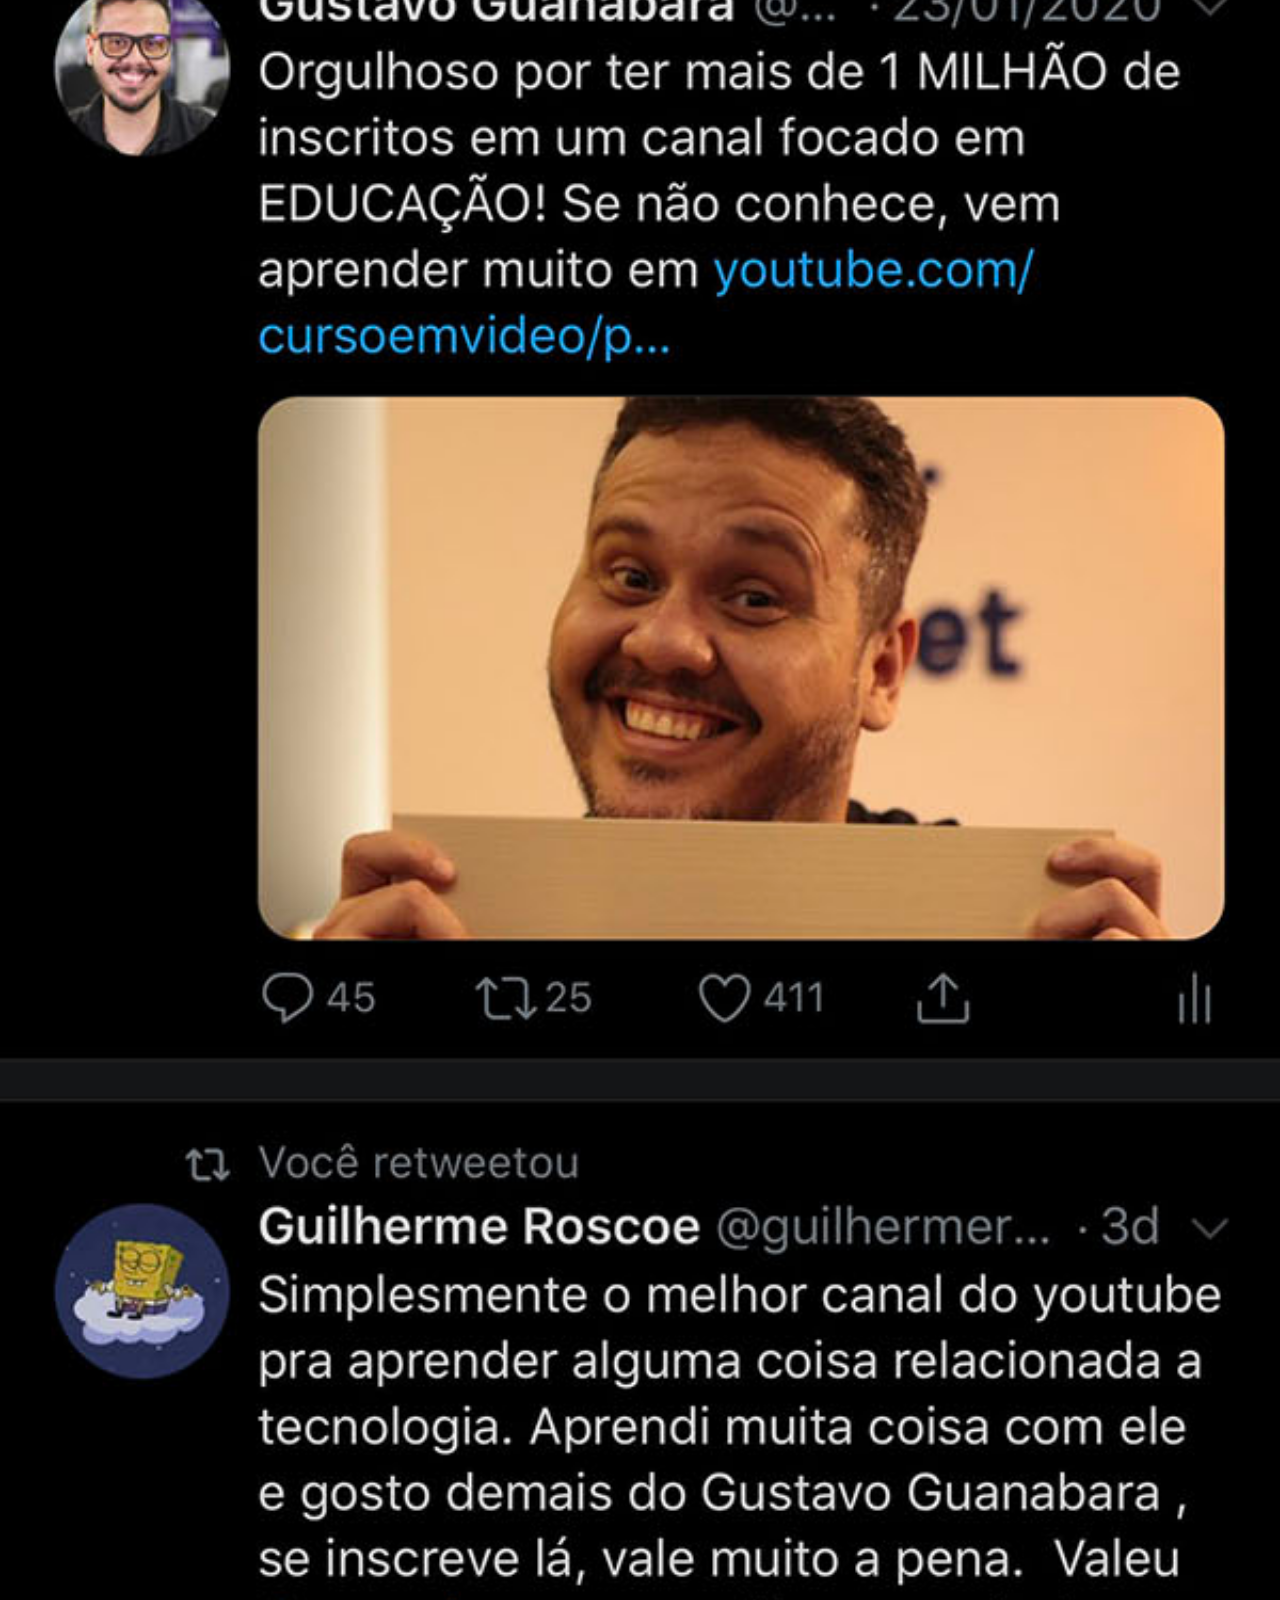
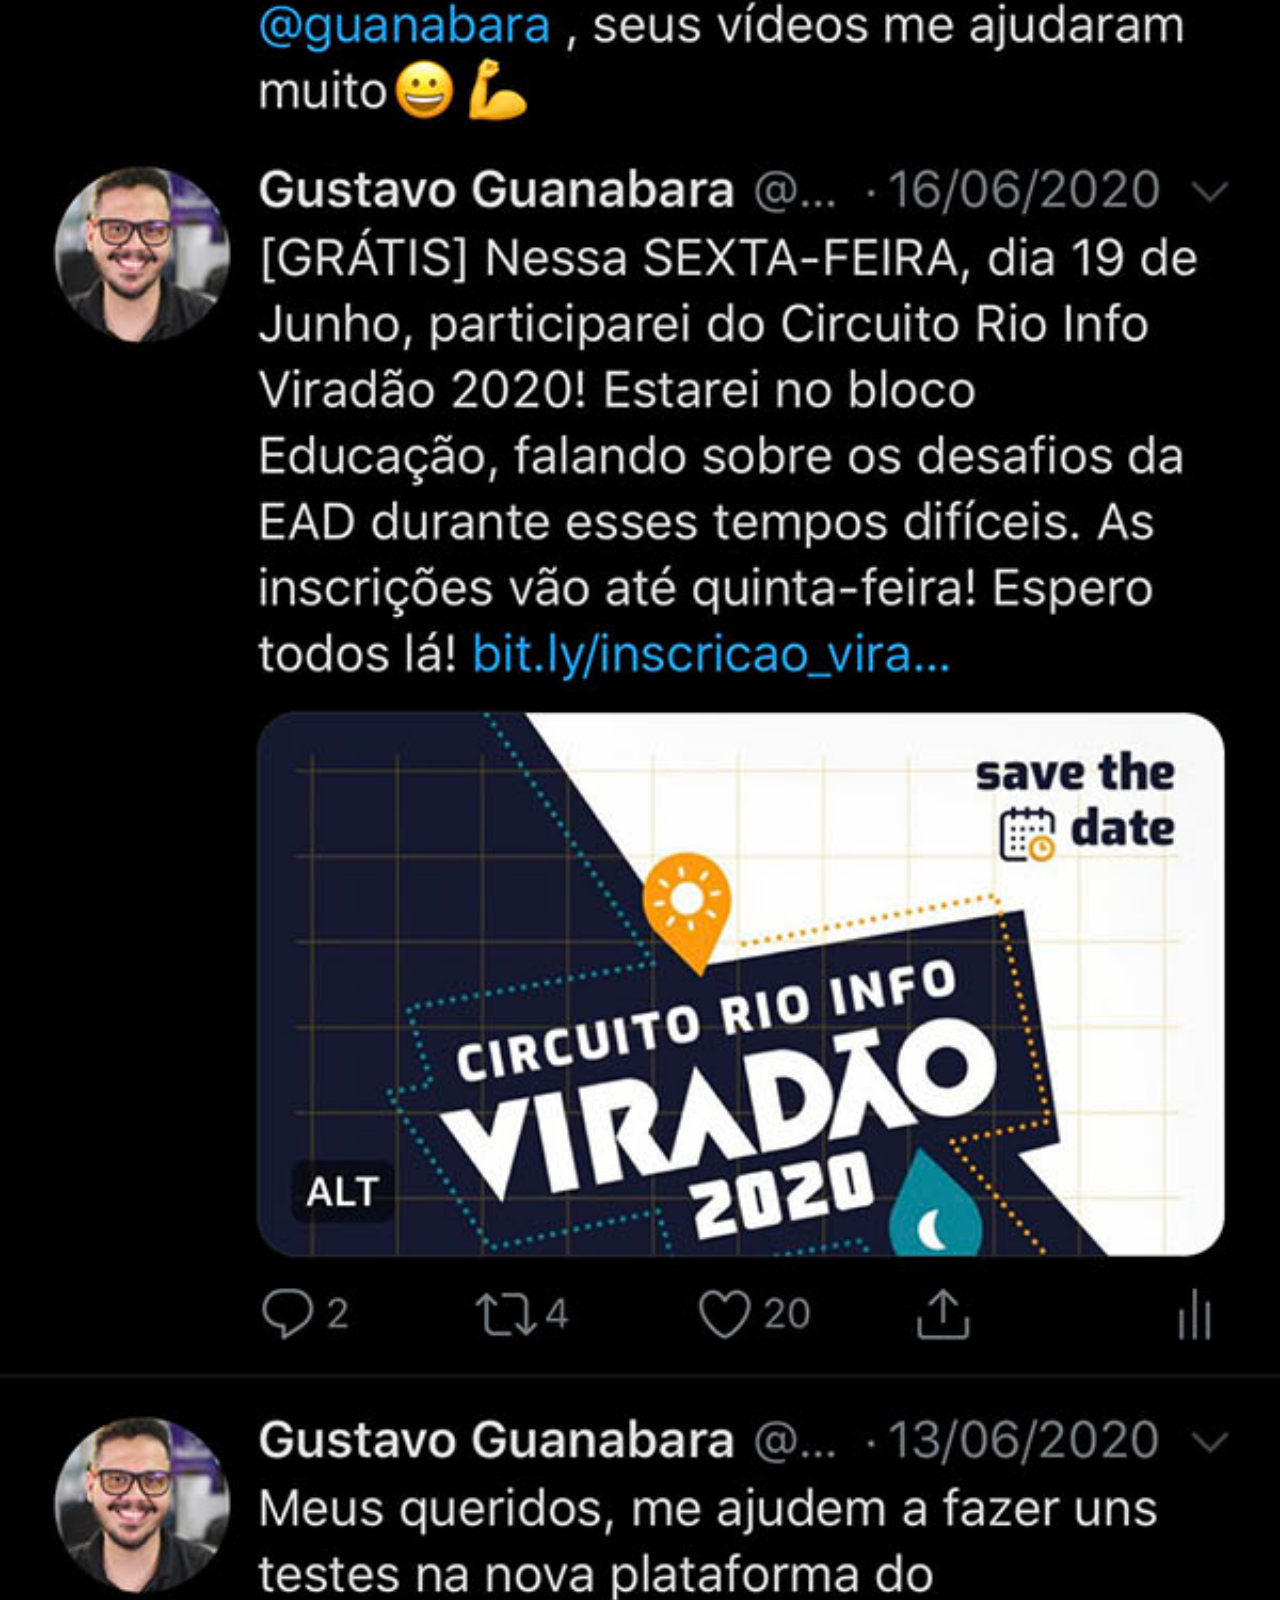
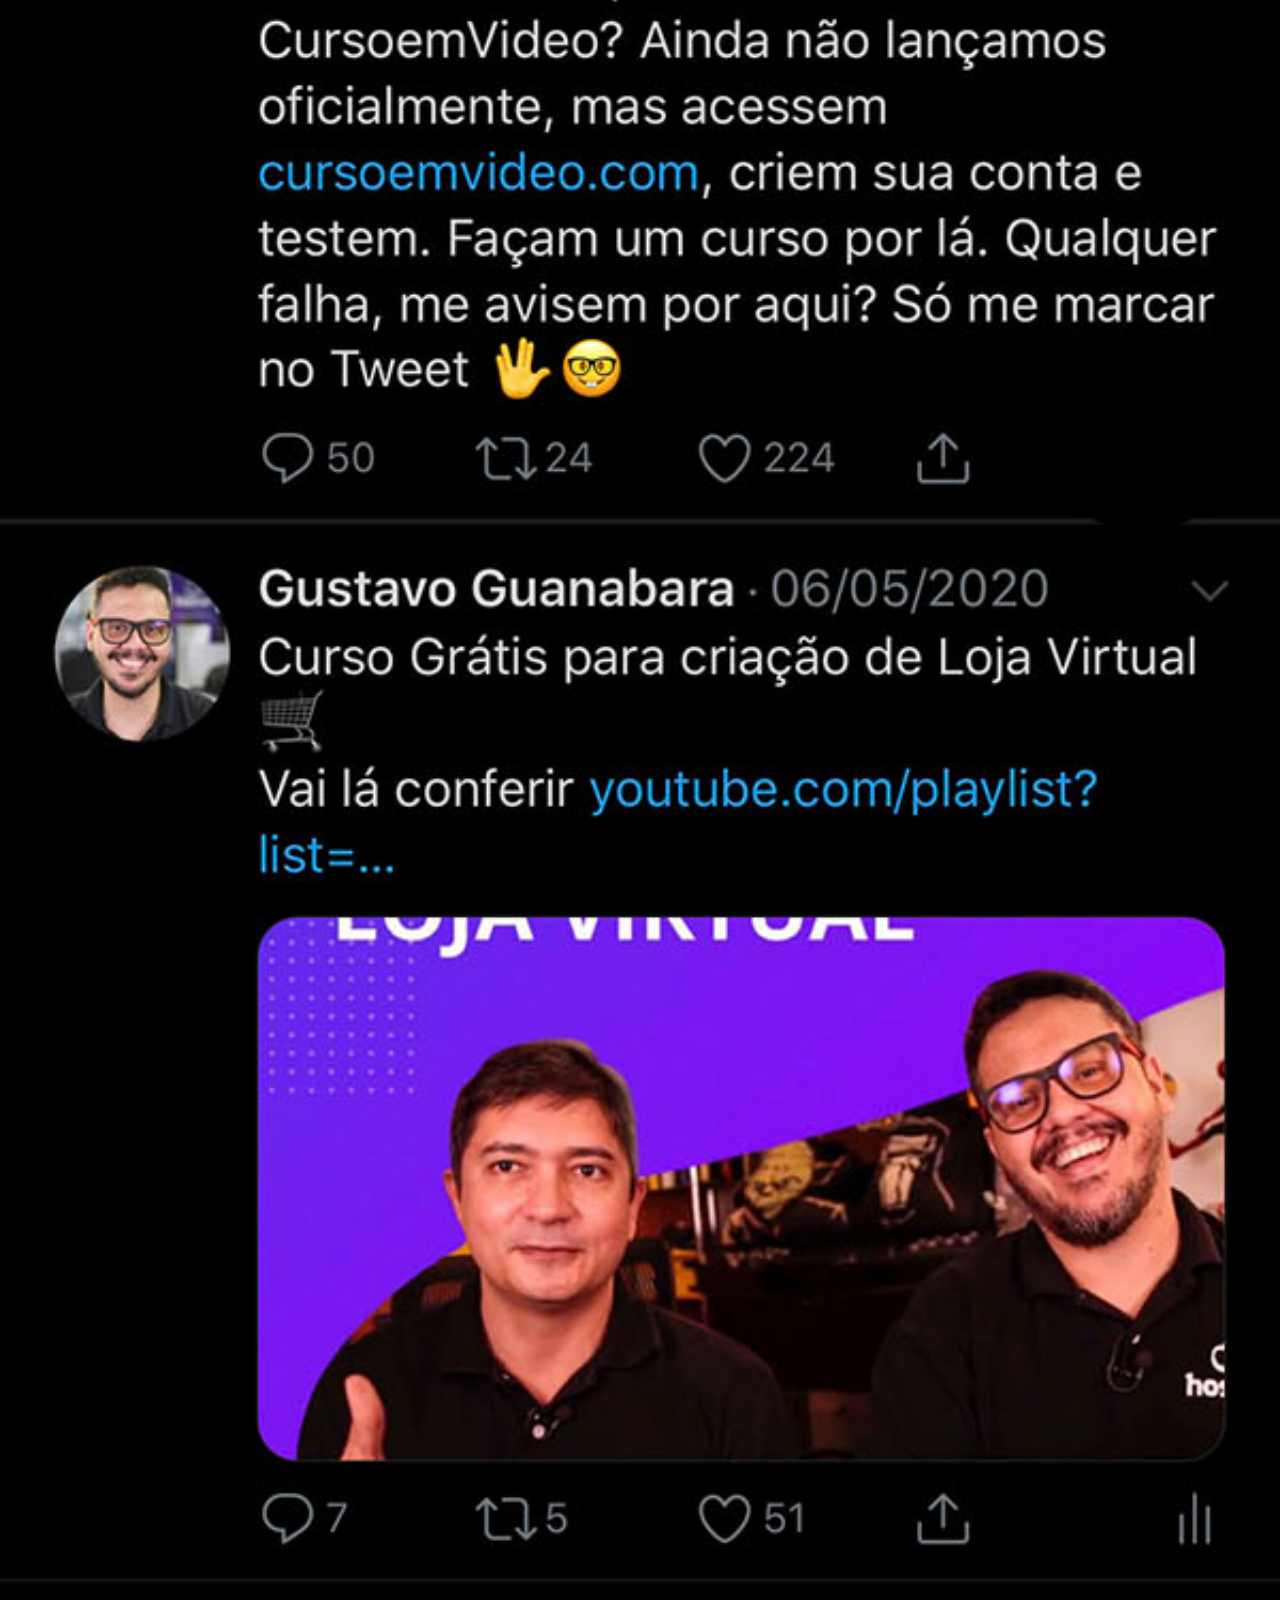
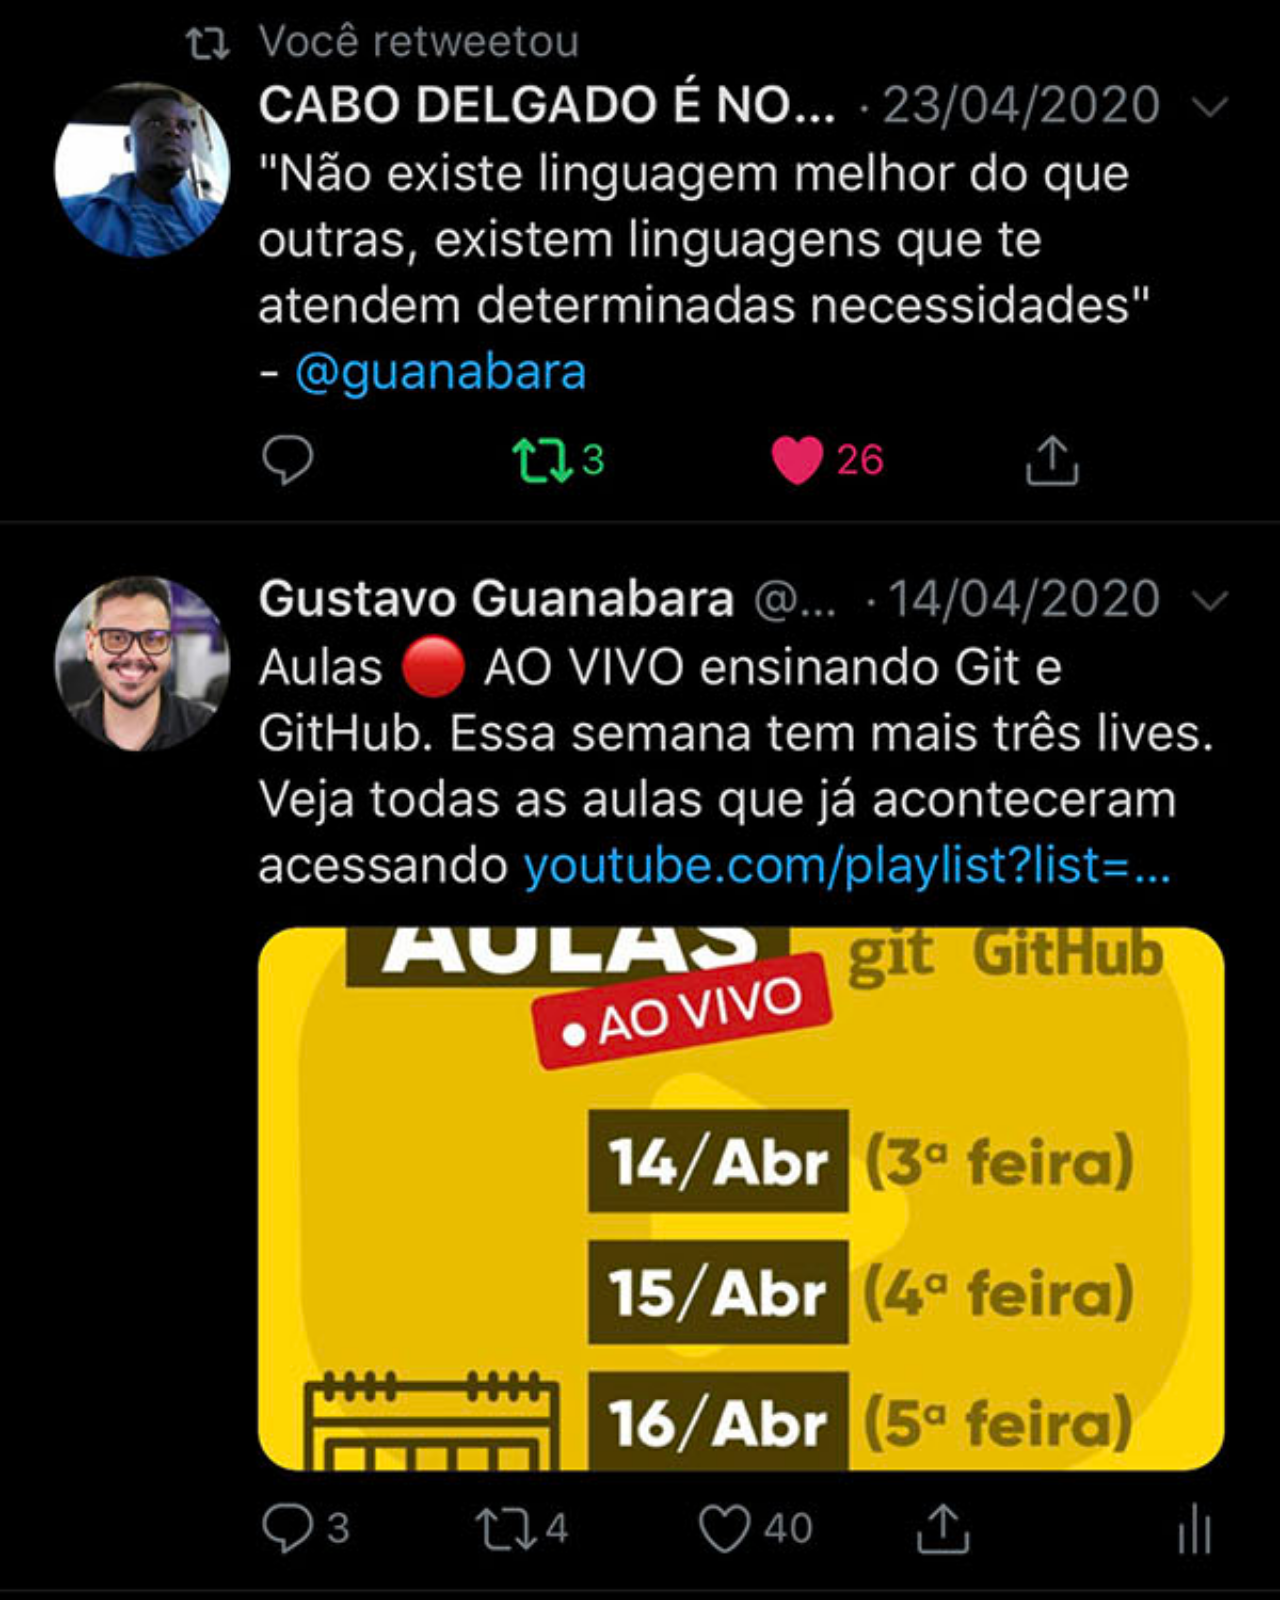
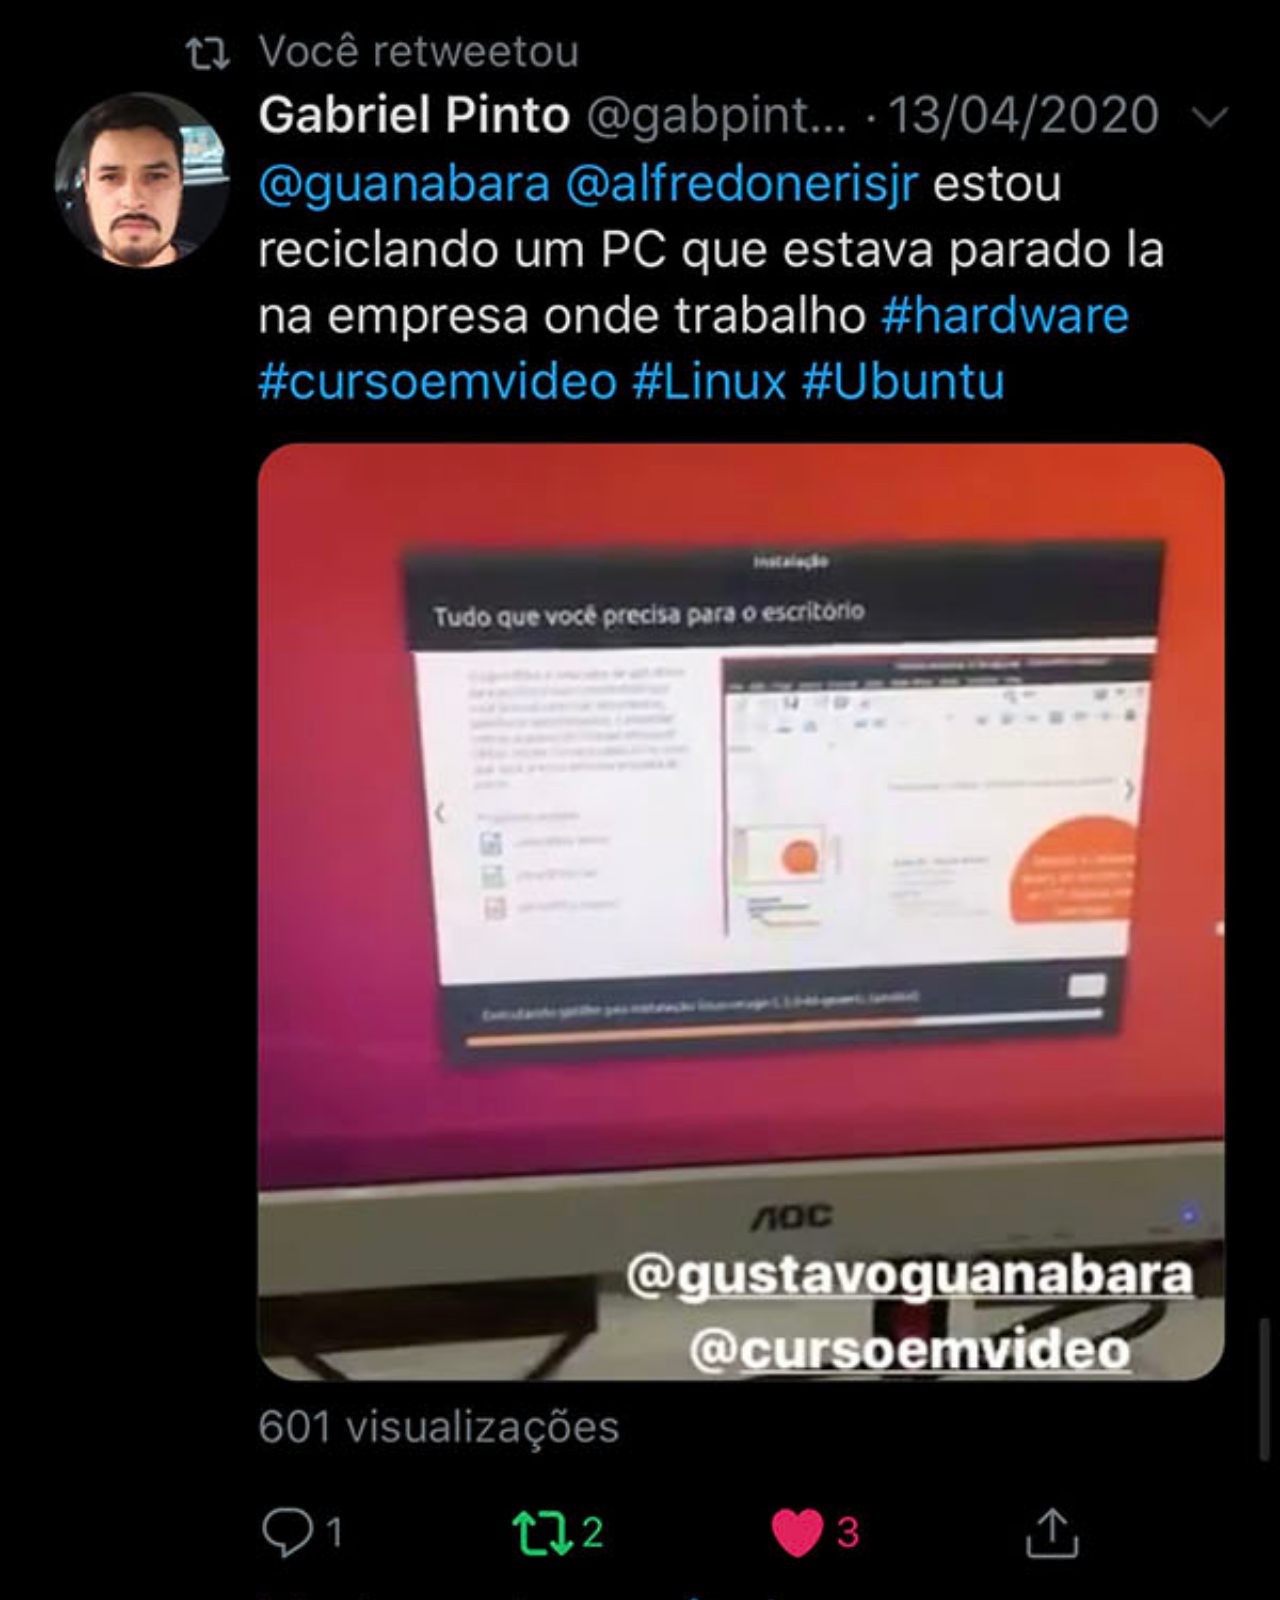
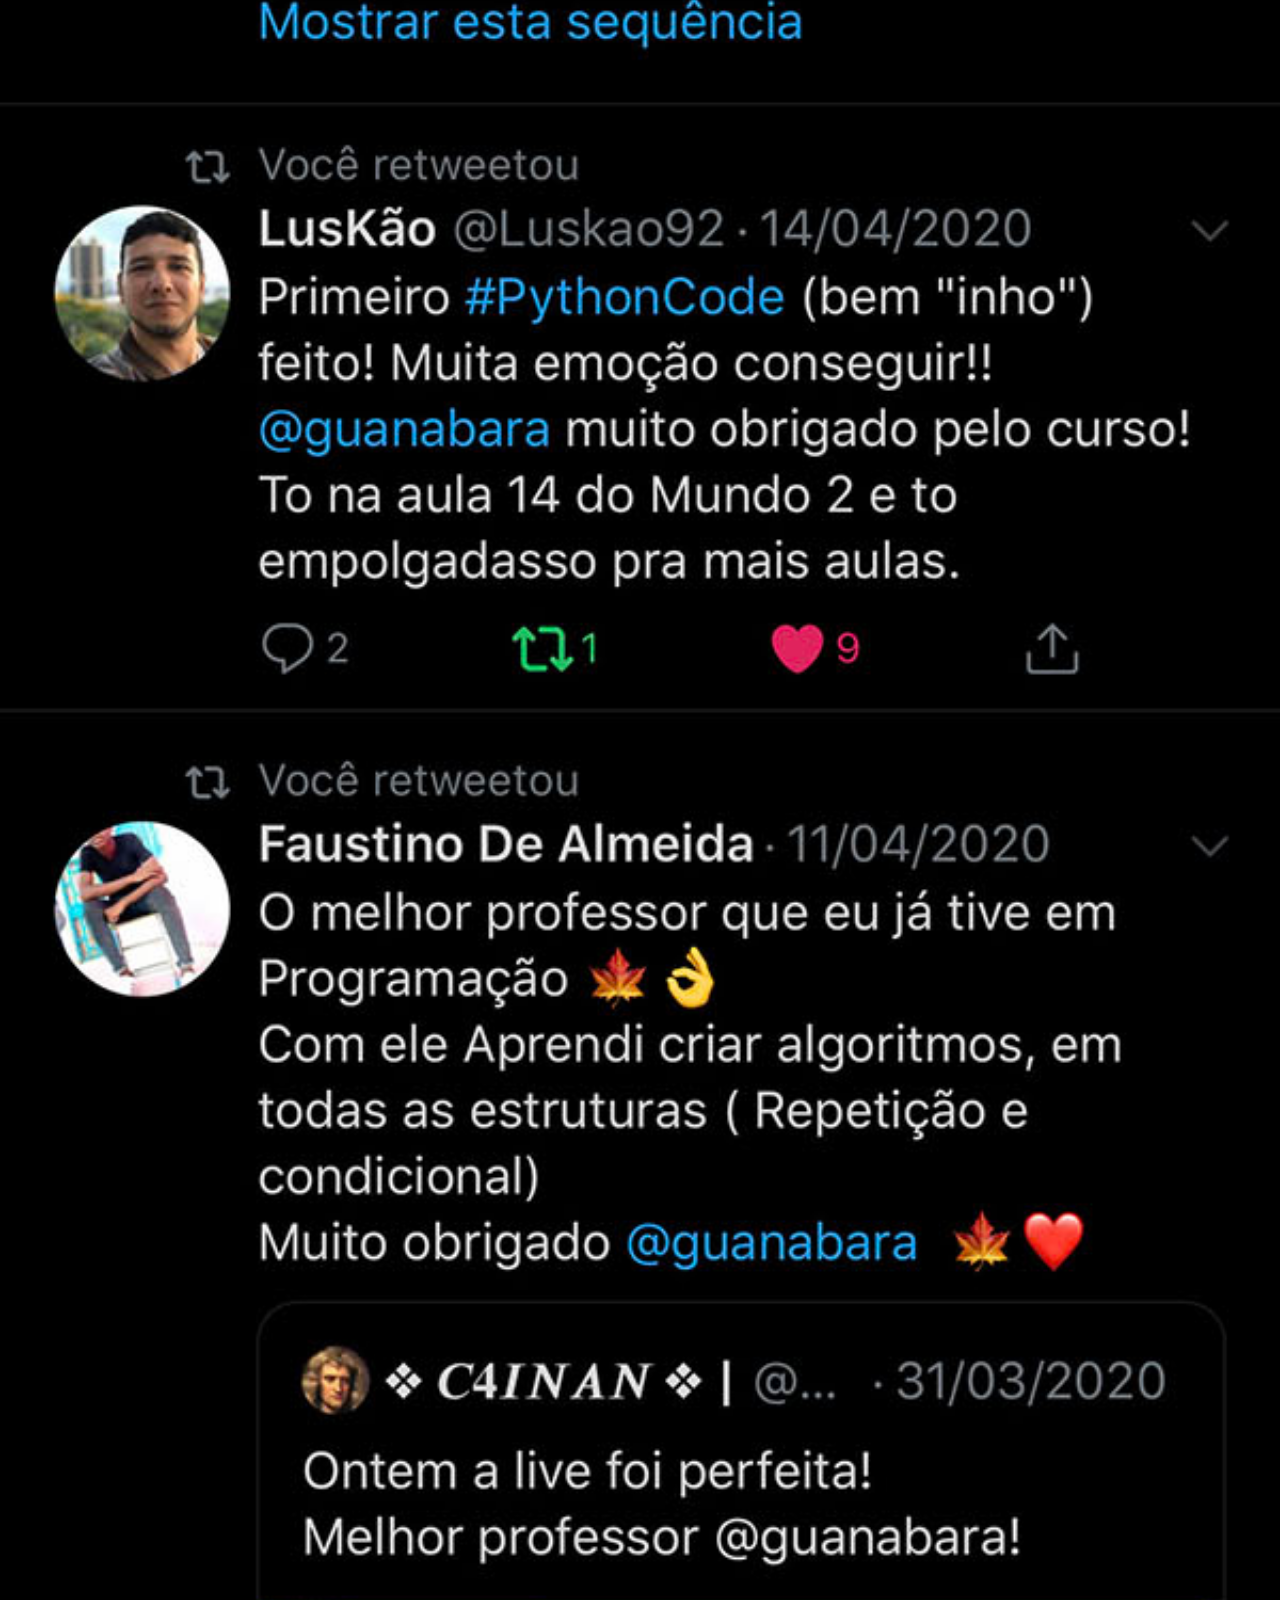
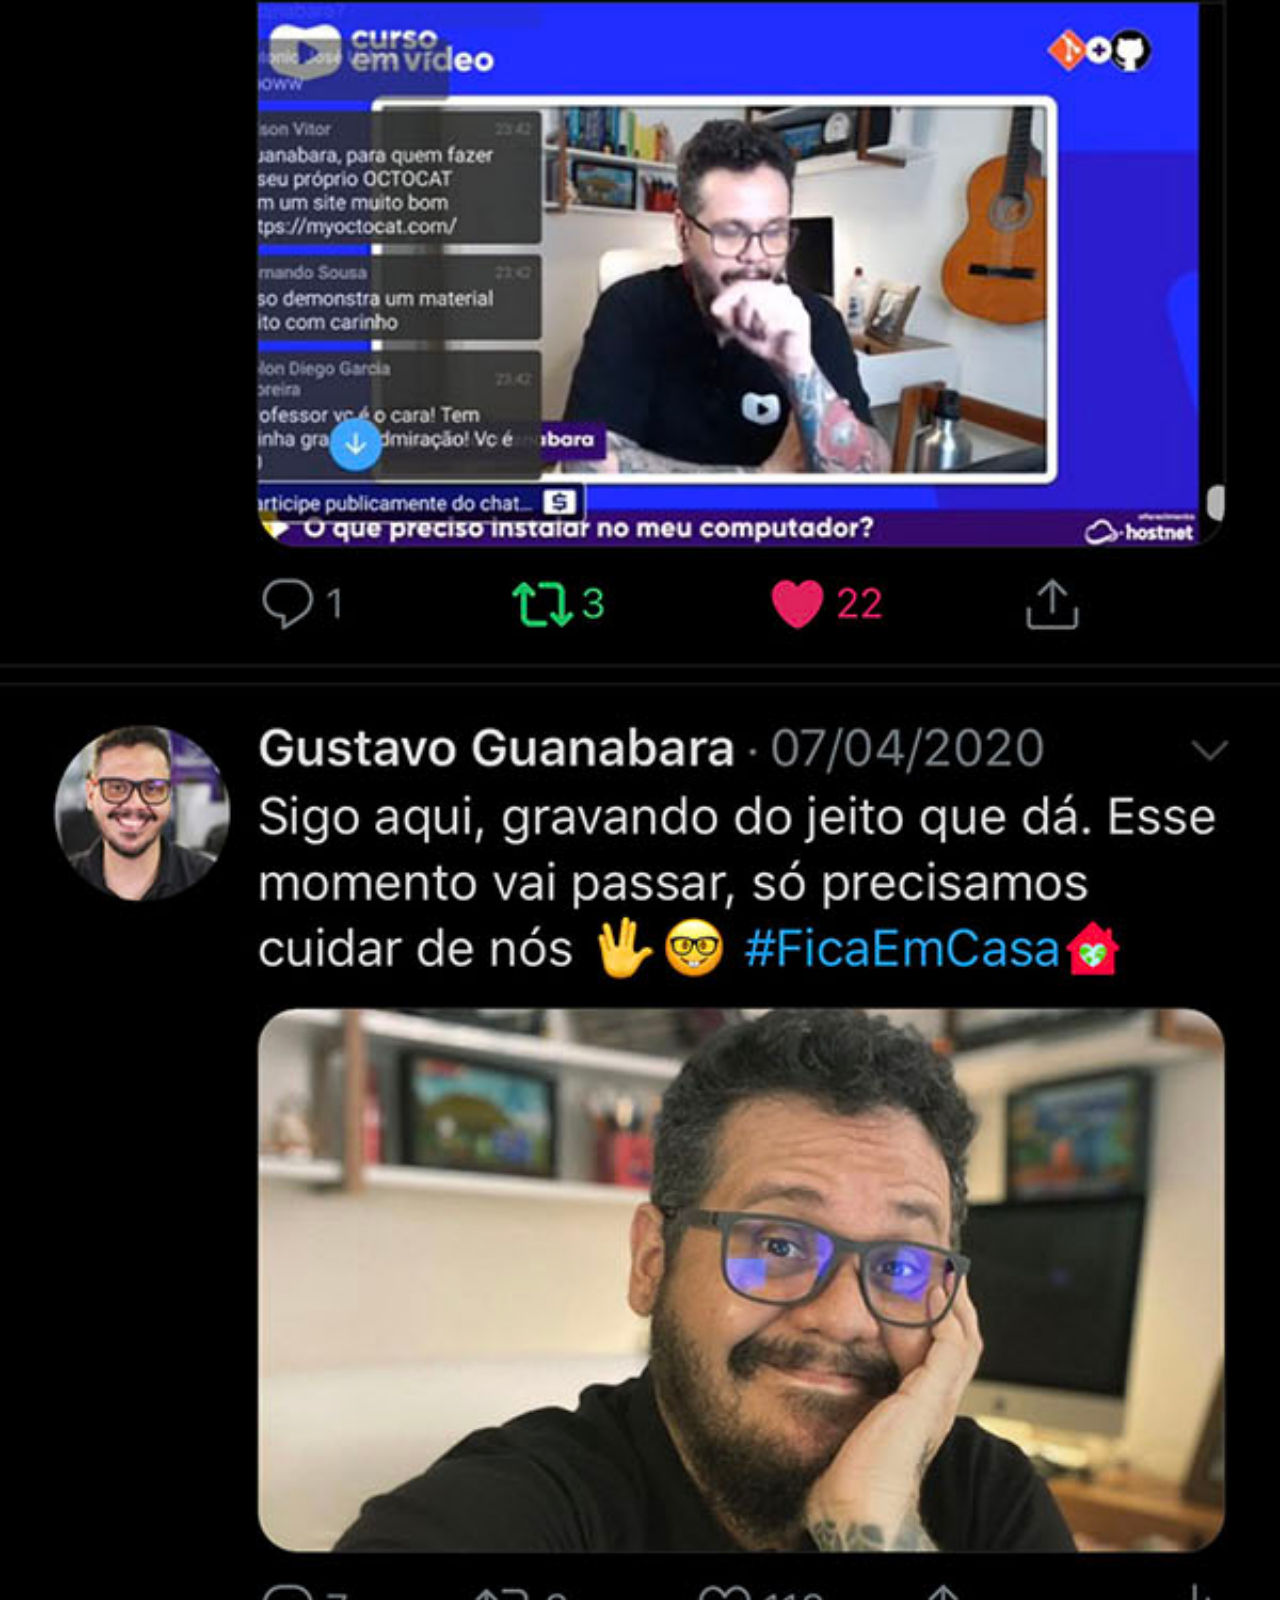
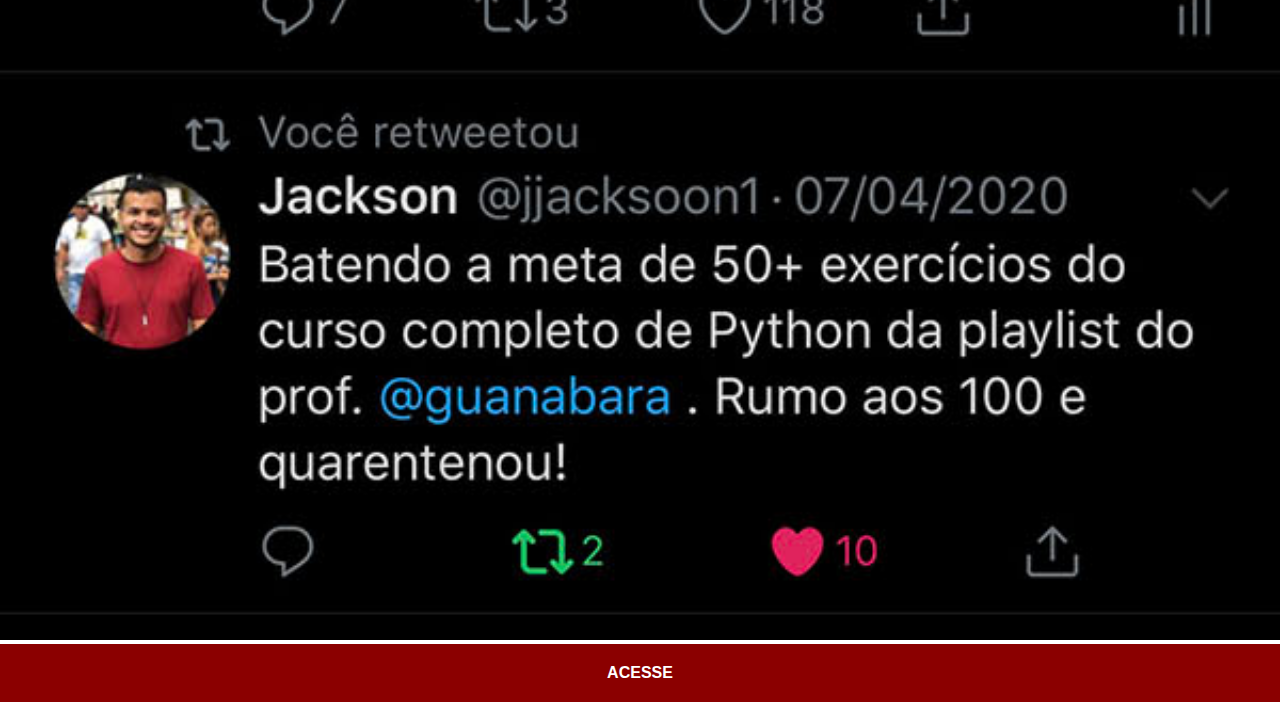
<file: twitter.html>
<!DOCTYPE html>
<html lang="pt-br">
<head>
  <meta charset="UTF-8">
  <meta http-equiv="X-UA-Compatible" content="IE=edge">
  <meta name="viewport" content="width=device-width, initial-scale=1.0">
  <title>Twitter</title>
  <link rel="stylesheet" href="estilos/social.css">
</head>
<body>
  <img src="imagens/tela-twitter.jpg" alt="Twitter">
  <a href="https://twitter.com/guanabara" target="_blank">ACESSE</a>
</body>
</html>
</file>
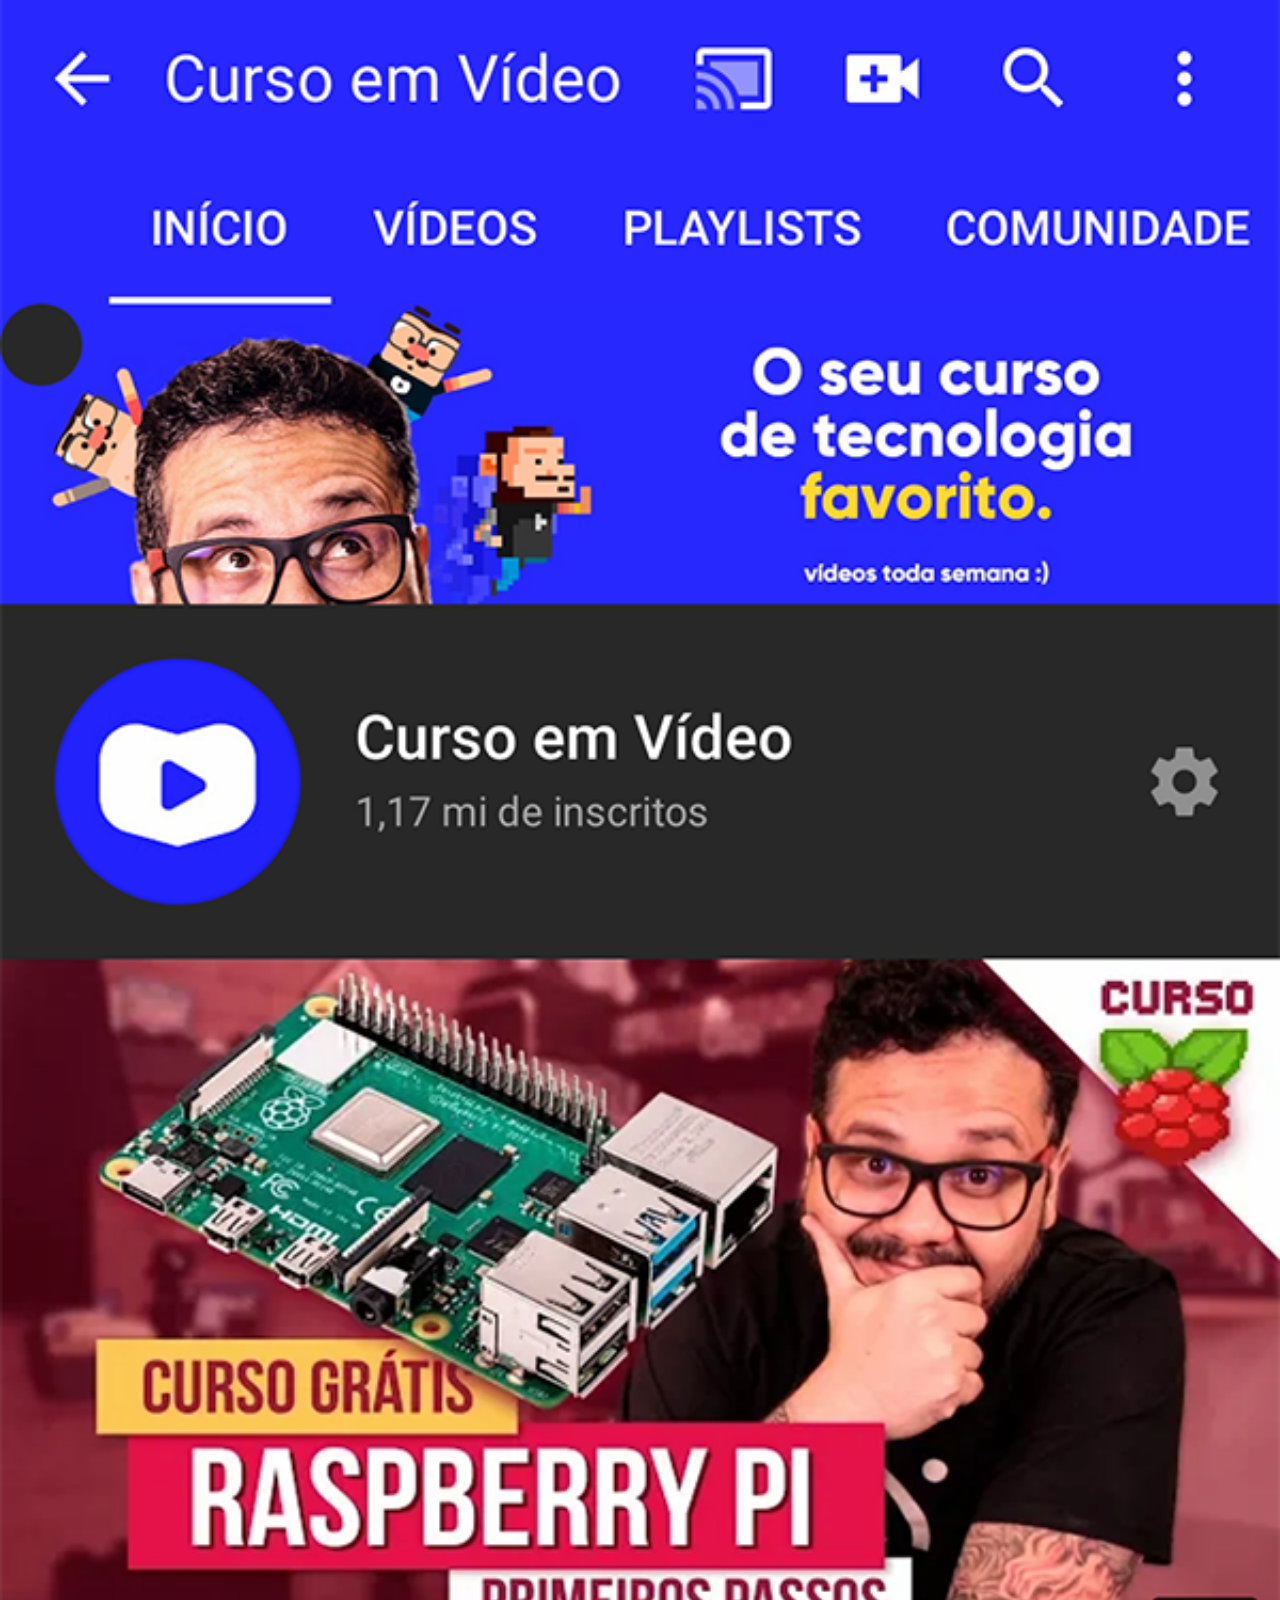
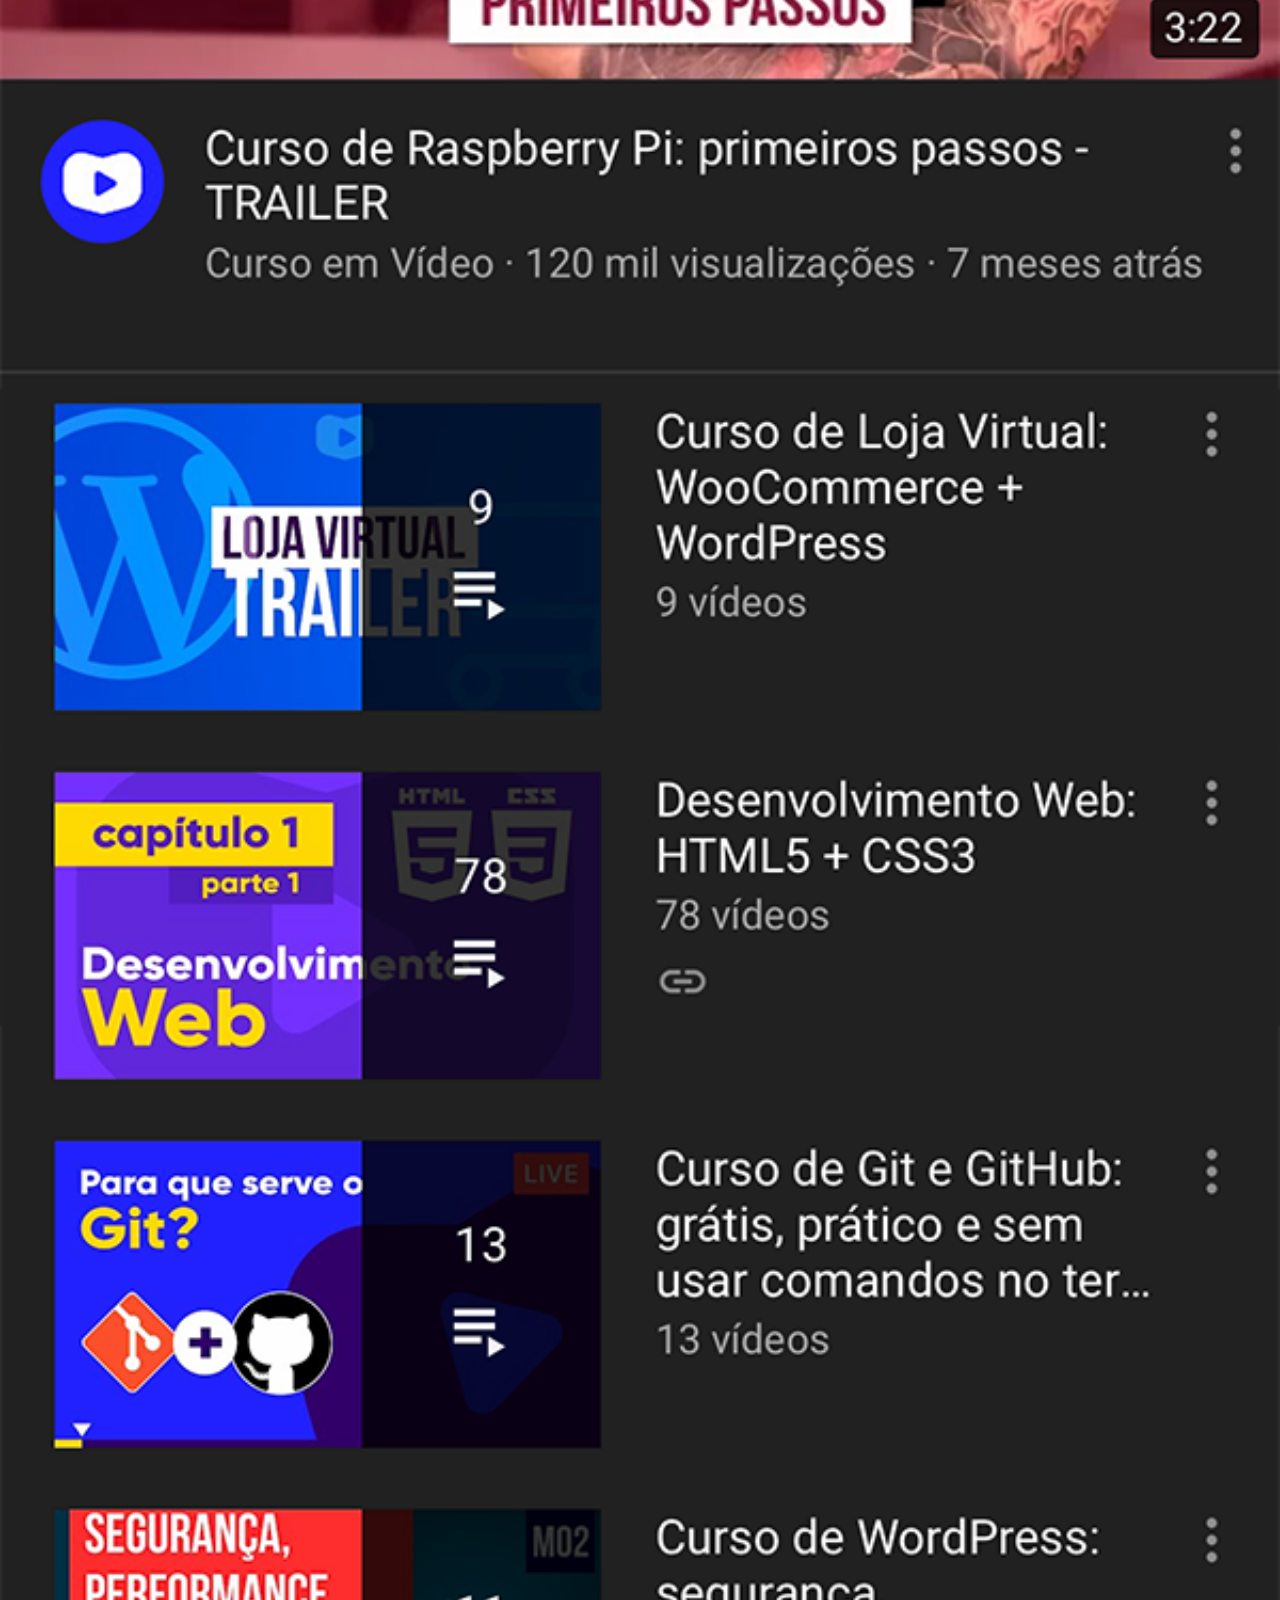
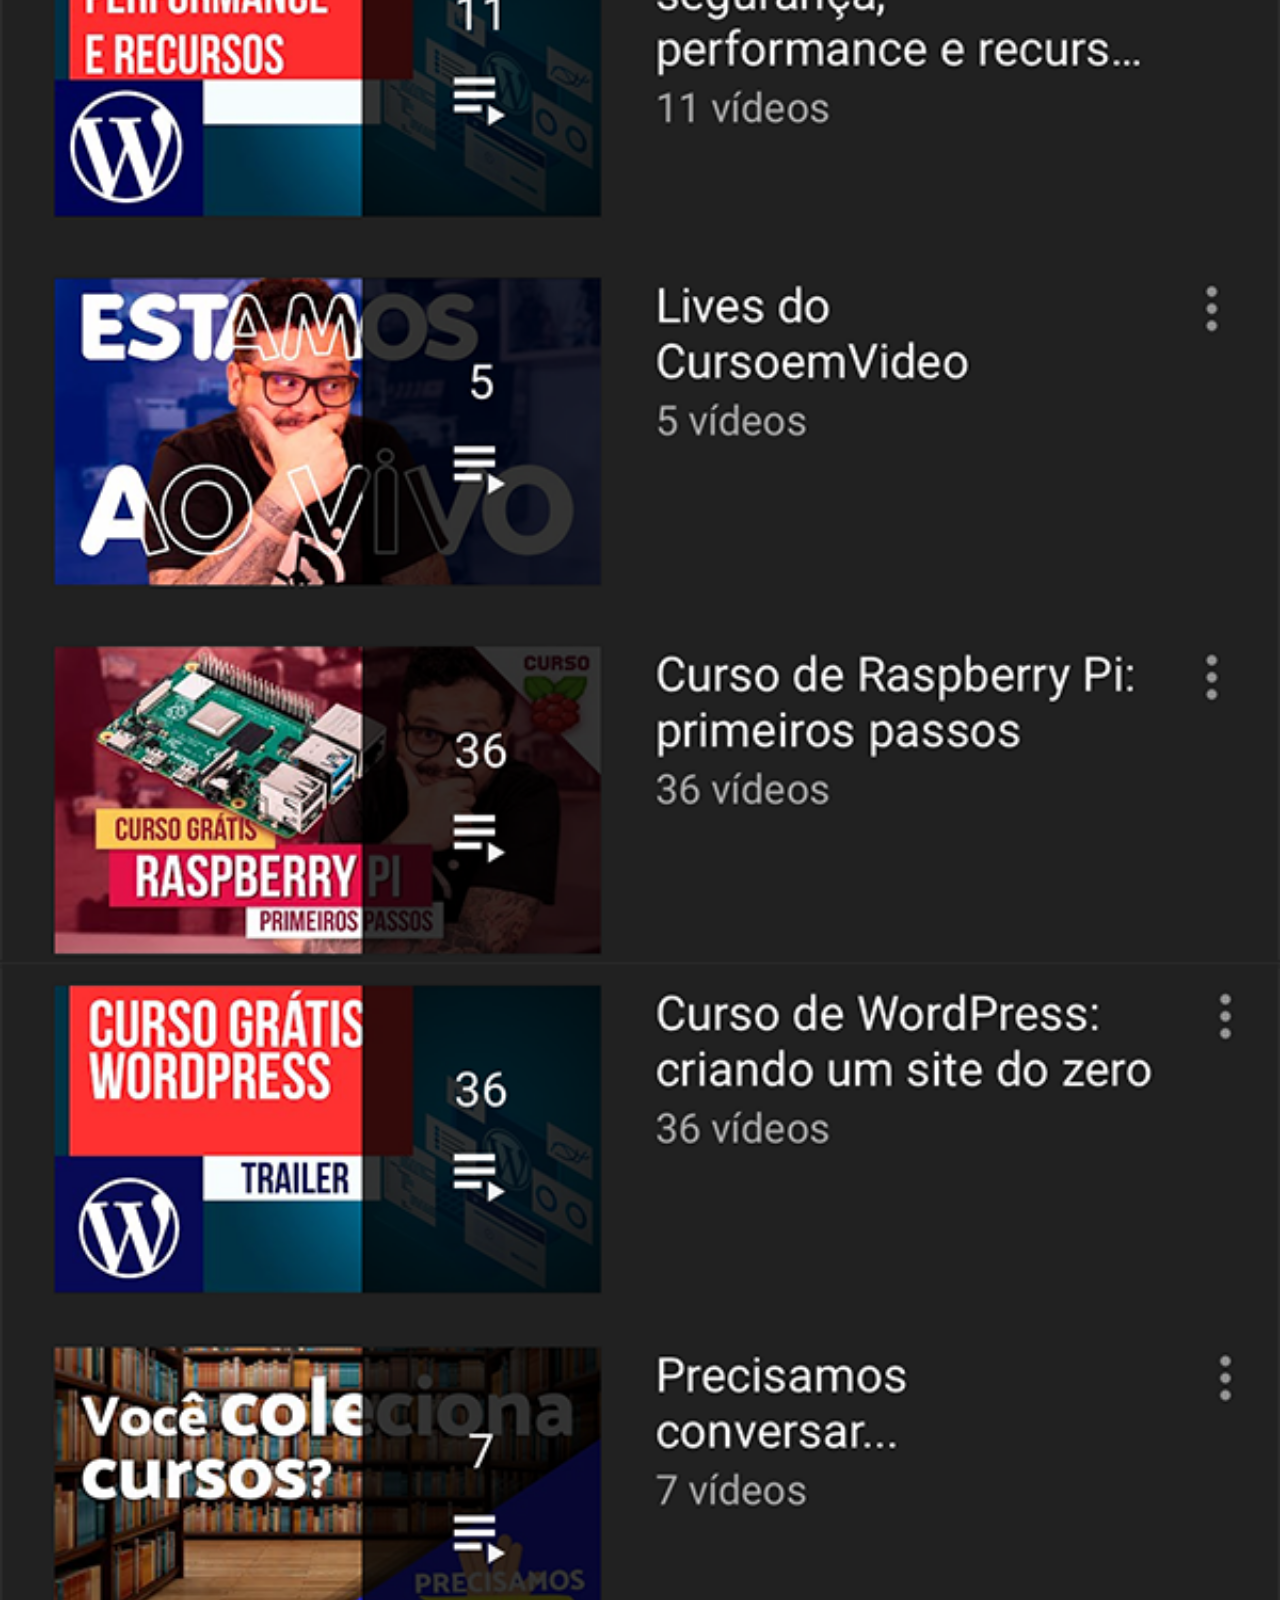
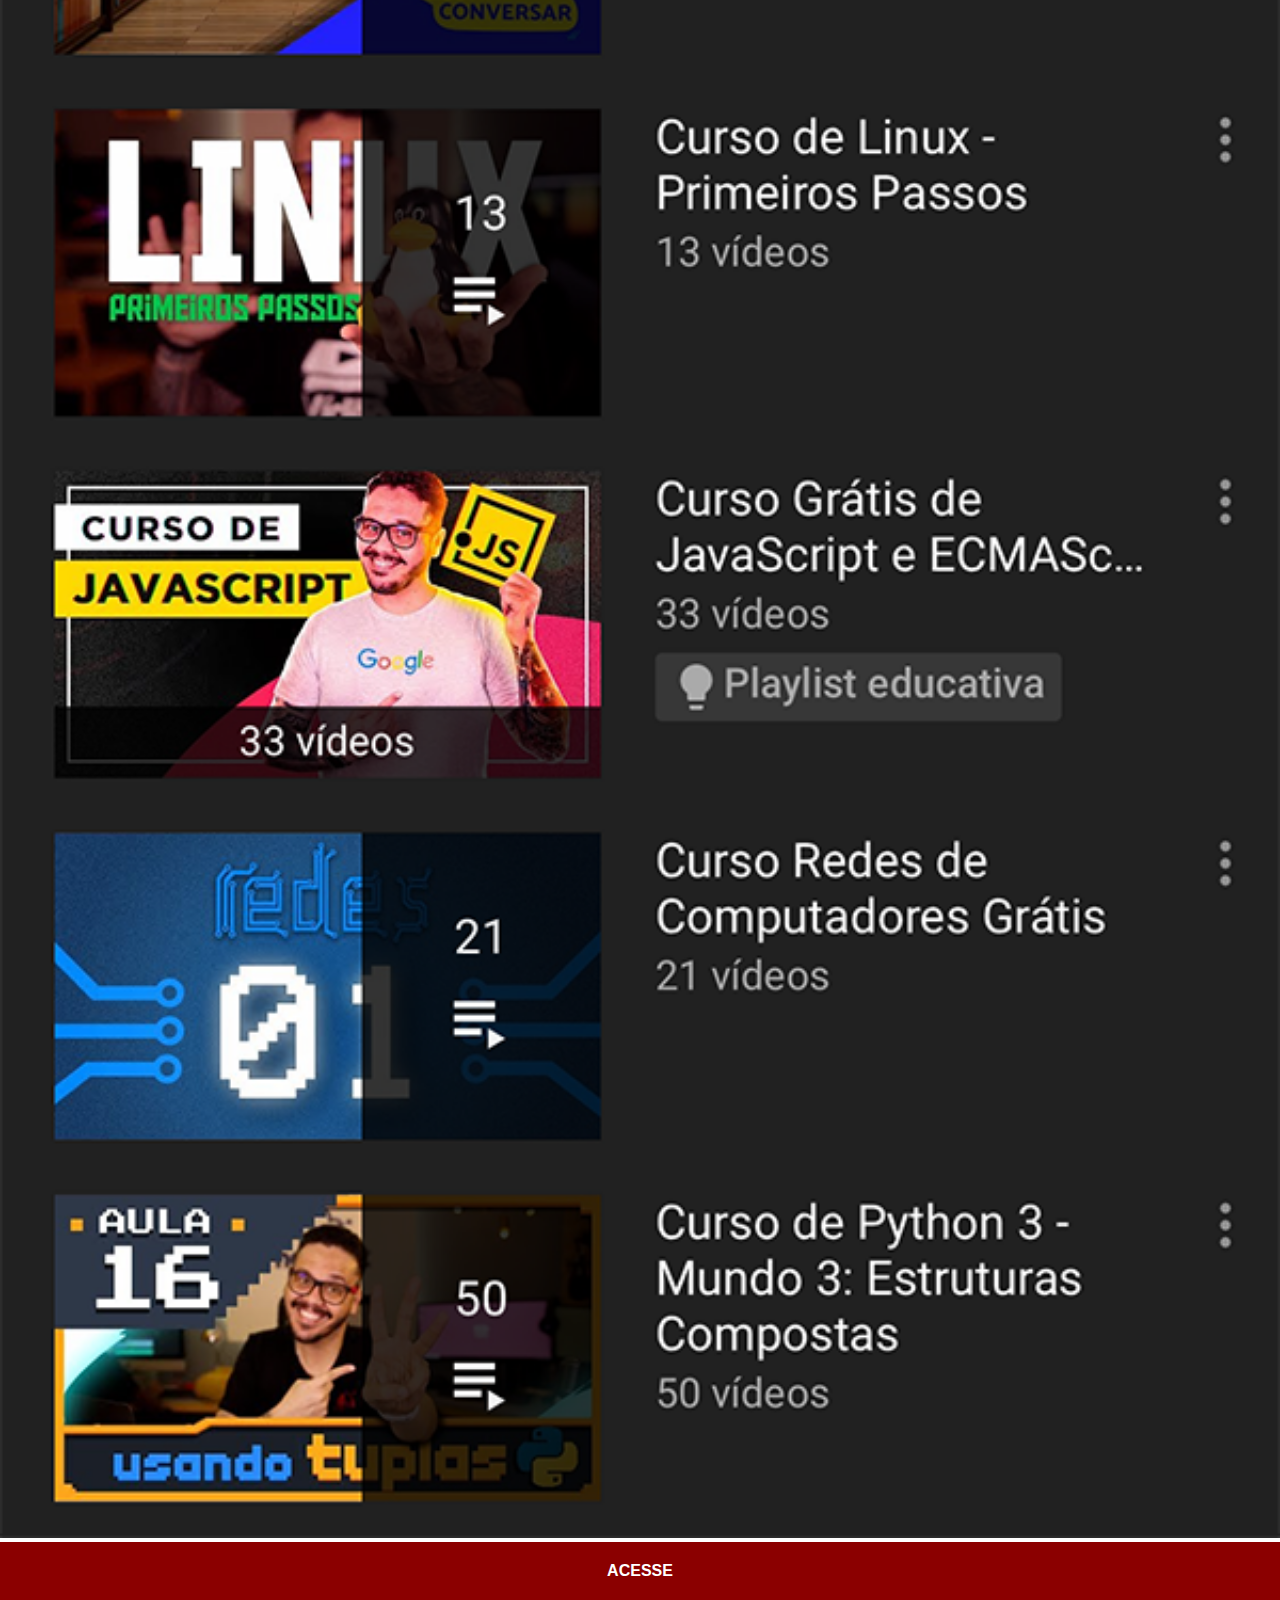
<file: youtube.html>
<!DOCTYPE html>
<html lang="pt-br">
<head>
  <meta charset="UTF-8">
  <meta http-equiv="X-UA-Compatible" content="IE=edge">
  <meta name="viewport" content="width=device-width, initial-scale=1.0">
  <title>Youtube</title>
  <link rel="stylesheet" href="estilos/social.css">
</head>
<body>
  <img src="imagens/tela-youtube.png" alt="Youtube">
  <a href="https://www.youtube.com/@CursoemVideo/playlists" target="_blank">ACESSE</a>
</body>
</html>
</file>
<file: estilos/style.css>
*{
  margin: 0px;
  padding: 0px;
  font-family: Arial, Helvetica, sans-serif;
}

html, body{
  height: 100vh;
  width: 100vw;
  background-color: black;
}

body{
  background: url(../imagens/fundo-madeira.jpg) no-repeat top center;
  background-size: cover;
  background-attachment: fixed;
}

main{
  position: relative;
  height: 100vh;
}

section#telefone{
  position: absolute;
  top: 50%;
  left: 50%;
  transform: translate(-50%,-50%);
  height: 627px;
  width: 311px;
  background: url('../imagens/frame-iphone.png') no-repeat;
}

iframe#tela{
  position: relative;
  top: 80px;
  left: 22px;
  width: 267px;
  height: 471px;
}

section#redes-sociais{
  text-align: right;
}

section#redes-sociais img{
  width: 50px;
  margin: 10px;
  border-radius: 50%;
  box-shadow: 2px 2px 5px rgba(0,0,0,0.400);
  box-sizing: border-box;
}

section#redes-sociais img:hover{
  border: 2px solid rgba(255, 255, 255, 0.637);
  transform: translate(-3px,-3px);
  box-shadow: 5px 5px 10px rgba(0, 0, 0, 0.623);
  transition: transform .3s;
}
</file>
<file: estilos/social.css>
*{
  margin: 0px;
  padding: 0px;
  font-family: Arial, Helvetica, sans-serif;
}

::-webkit-scrollbar{
  width: 0px;
  height: 0px;
}

img{
  width: 100vw;
}

a{
  display: block;
  background-color: darkred;
  color: white;
  padding: 20px;
  text-align: center;
  font-weight: bolder;
  text-decoration: none;
}

a:hover{
  background-color: red;
}
</file>
